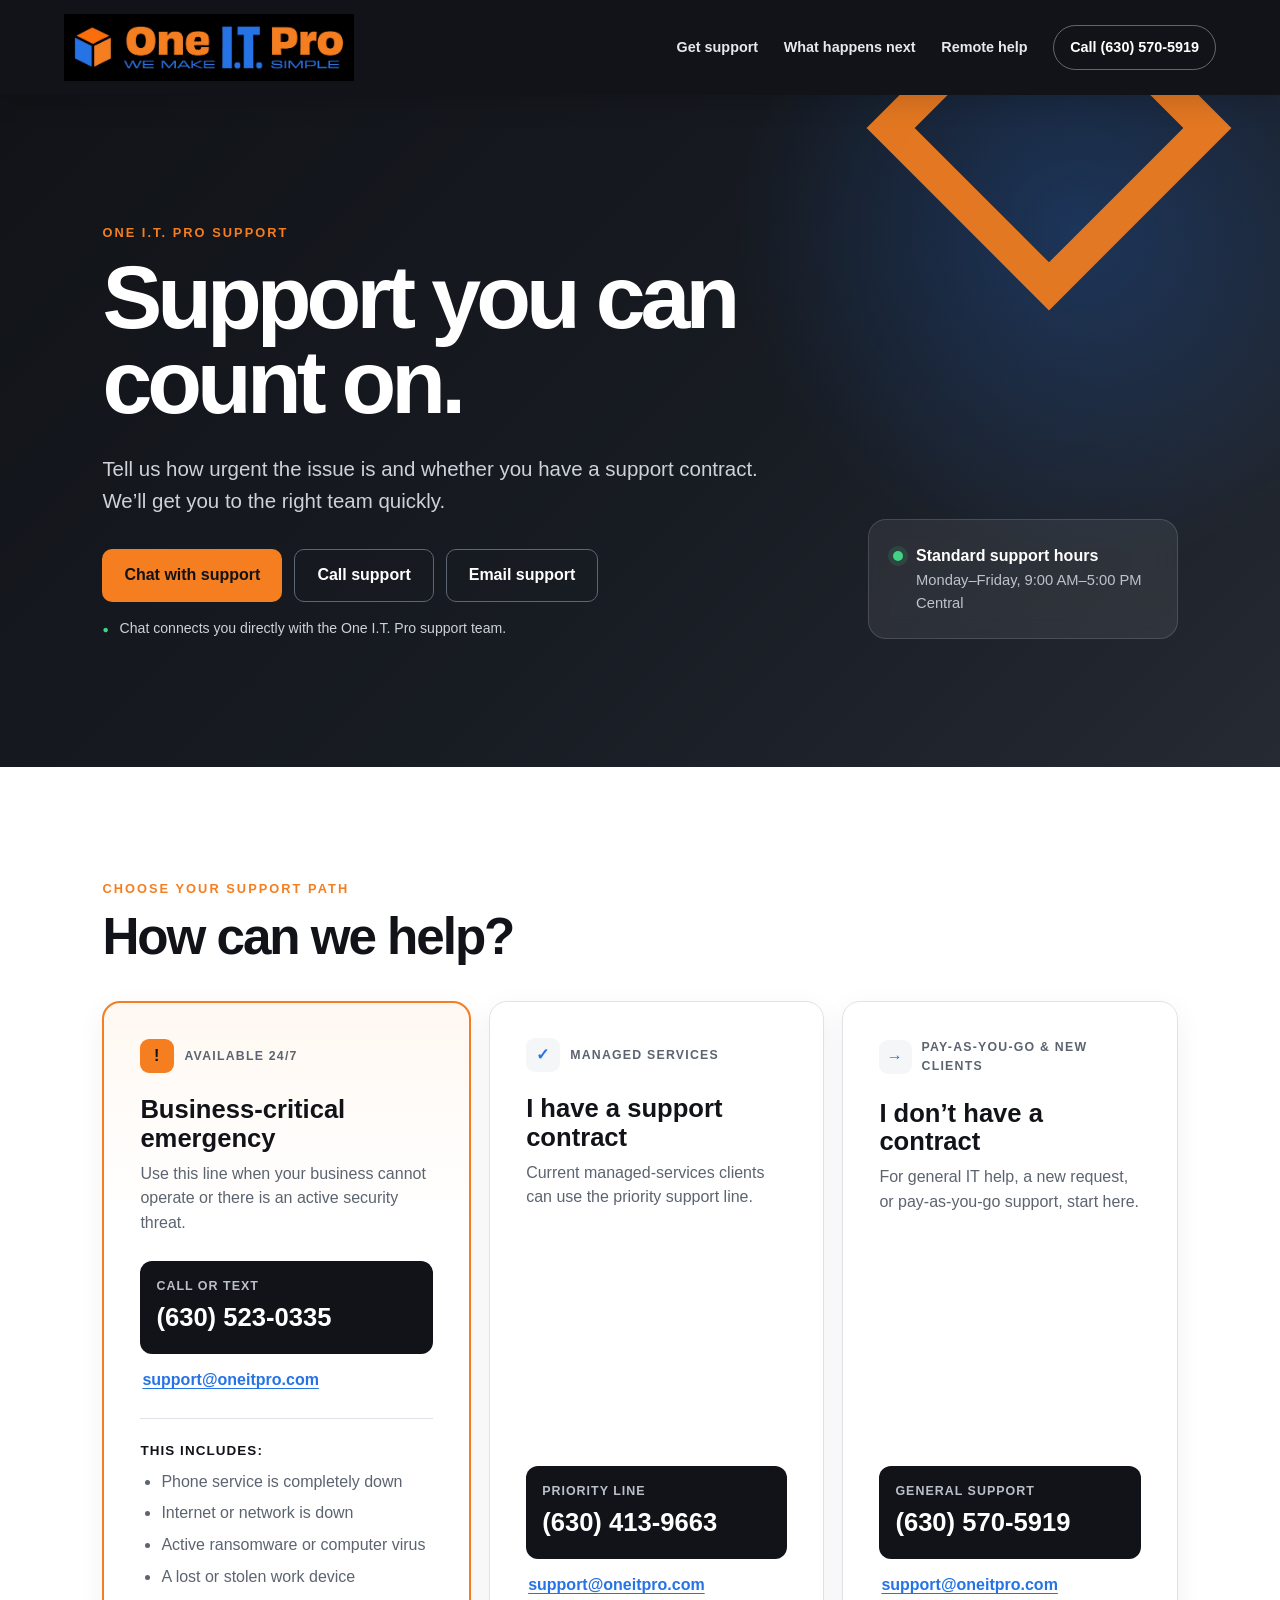
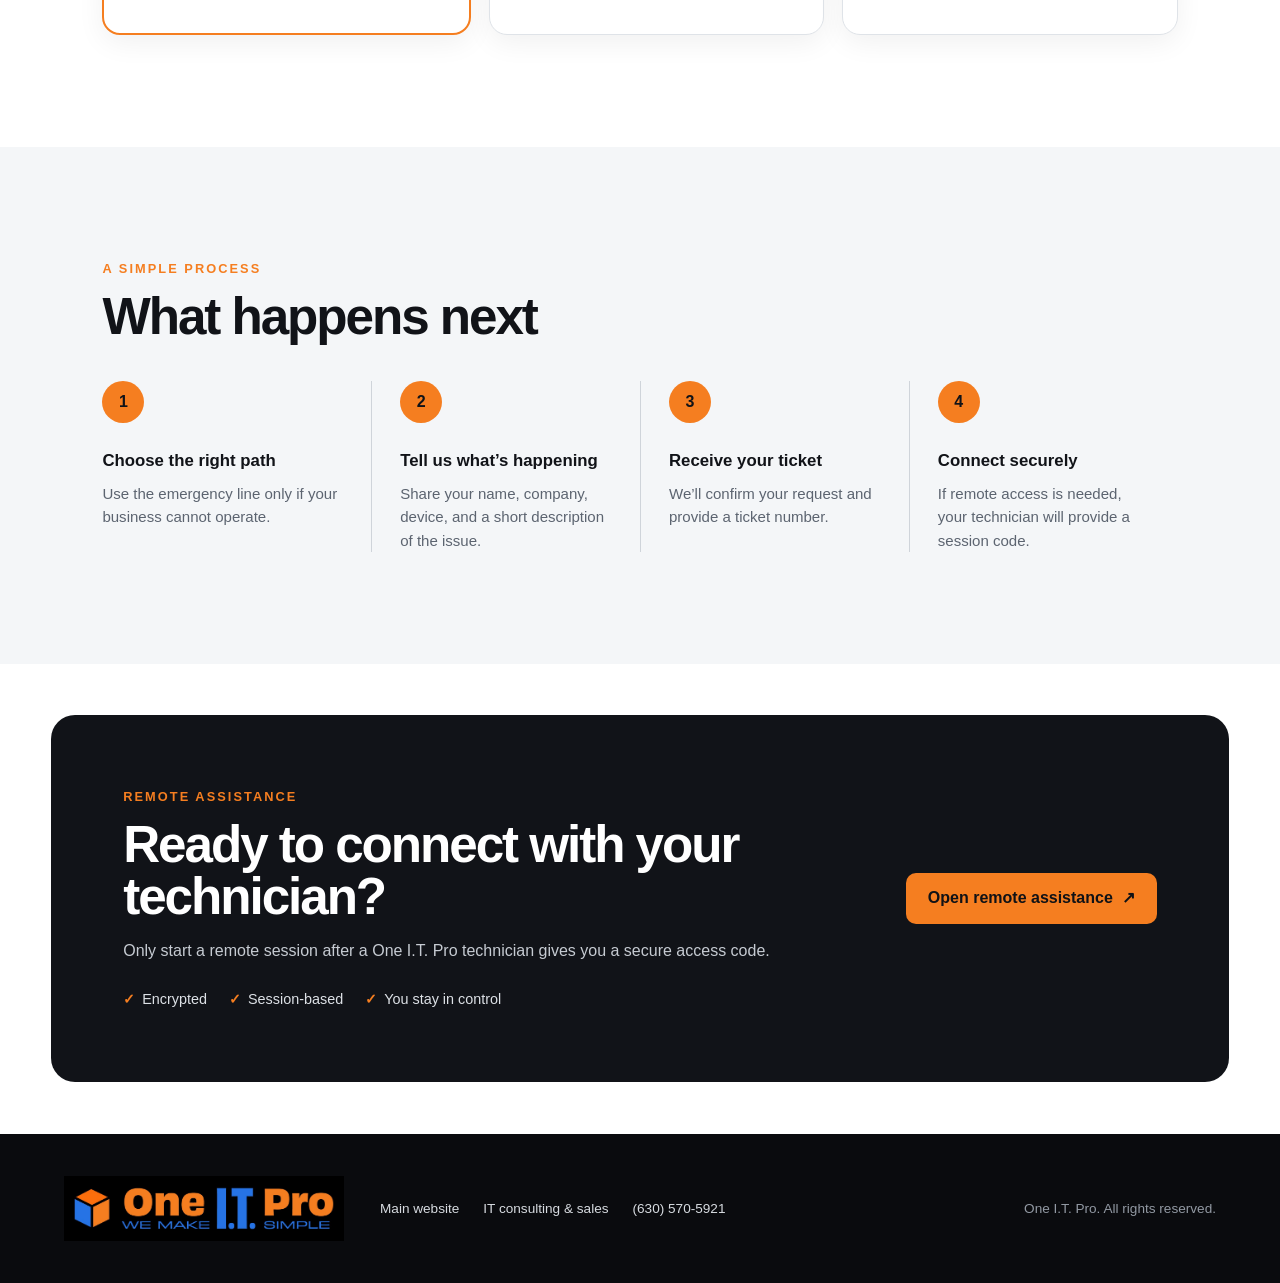
<file: index.html>
<!doctype html>
<html lang="en">
<head>
  <meta charset="utf-8">
  <meta name="viewport" content="width=device-width, initial-scale=1">
  <meta name="theme-color" content="#111318">
  <meta name="description" content="Contact One I.T. Pro support, choose the right support path, and connect with a technician.">
  <title>Support | One I.T. Pro</title>
  <link rel="canonical" href="https://support.oneitpro.com/">
  <meta property="og:type" content="website">
  <meta property="og:url" content="https://support.oneitpro.com/">
  <meta property="og:title" content="One I.T. Pro Support">
  <meta property="og:description" content="Technical support for existing One I.T. Pro customers. Choose the right support path and connect with a technician.">
  <meta property="og:image" content="https://support.oneitpro.com/social-share-support-1200x630.png">
  <meta property="og:image:width" content="1200">
  <meta property="og:image:height" content="630">
  <meta property="og:image:alt" content="One I.T. Pro Support social card">
  <meta name="twitter:card" content="summary_large_image">
  <meta name="twitter:title" content="One I.T. Pro Support">
  <meta name="twitter:description" content="Technical support for existing One I.T. Pro customers.">
  <meta name="twitter:image" content="https://support.oneitpro.com/social-share-support-1200x630.png">
  <link rel="stylesheet" href="responsive.css">
  <!-- Google Analytics 4 -->
  <script async src="https://www.googletagmanager.com/gtag/js?id=G-NL5WW50H36"></script>
  <script>
    window.dataLayer = window.dataLayer || [];
    function gtag() { dataLayer.push(arguments); }
    gtag('js', new Date());
    gtag('config', 'G-NL5WW50H36');
  </script>
</head>
<body class="support-home">
  <header class="site-header">
    <a class="brand" href="https://www.oneitpro.com" aria-label="One I.T. Pro home"><img src="logo_dark.png" alt="One I.T. Pro — We Make I.T. Simple"></a>
    <nav class="site-nav" aria-label="Support navigation">
      <a href="#support-options">Get support</a><a href="#what-happens">What happens next</a><a href="#remote-help">Remote help</a><a class="nav-phone" href="tel:+16305705919">Call (630) 570-5919</a>
    </nav>
  </header>
  <main>
    <section class="support-hero" aria-labelledby="support-heading">
      <div class="hero-copy">
        <p class="eyebrow">One I.T. Pro Support</p>
        <h1 id="support-heading">Support you can count on.</h1>
        <p class="hero-intro">Tell us how urgent the issue is and whether you have a support contract. We’ll get you to the right team quickly.</p>
        <div class="hero-actions"><button class="button button-primary chat-button" type="button" data-open-chat>Chat with support</button><a class="button button-secondary" href="tel:+16305705919">Call support</a><a class="button button-secondary" href="mailto:support@oneitpro.com">Email support</a></div>
        <p class="chat-note"><span aria-hidden="true">●</span> Chat connects you directly with the One I.T. Pro support team.</p>
      </div>
      <aside class="hours-card" aria-label="Support hours"><span class="status-dot" aria-hidden="true"></span><div><strong>Standard support hours</strong><span>Monday–Friday, 9:00 AM–5:00 PM Central</span></div></aside>
    </section>
    <section class="support-section" id="support-options" aria-labelledby="choose-heading">
      <div class="section-heading"><p class="eyebrow">Choose your support path</p><h2 id="choose-heading">How can we help?</h2></div>
      <div class="support-grid">
        <article class="support-option emergency-option">
          <div class="option-topline"><span class="option-icon" aria-hidden="true">!</span><span>Available 24/7</span></div><h3>Business-critical emergency</h3><p>Use this line when your business cannot operate or there is an active security threat.</p>
          <a class="contact-link" href="tel:+16305230335"><span>Call or text</span><strong>(630) 523-0335</strong></a><a class="email-link" href="mailto:support@oneitpro.com">support@oneitpro.com</a>
          <div class="qualifies"><h4>This includes:</h4><ul><li>Phone service is completely down</li><li>Internet or network is down</li><li>Active ransomware or computer virus</li><li>A lost or stolen work device</li></ul></div>
        </article>
        <article class="support-option contract-option">
          <div class="option-topline"><span class="option-icon" aria-hidden="true">✓</span><span>Managed services</span></div><h3>I have a support contract</h3><p>Current managed-services clients can use the priority support line.</p>
          <a class="contact-link" href="tel:+16304139663"><span>Priority line</span><strong>(630) 413-9663</strong></a><a class="email-link" href="mailto:support@oneitpro.com">support@oneitpro.com</a>
        </article>
        <article class="support-option general-option">
          <div class="option-topline"><span class="option-icon" aria-hidden="true">→</span><span>Pay-as-you-go &amp; new clients</span></div><h3>I don’t have a contract</h3><p>For general IT help, a new request, or pay-as-you-go support, start here.</p>
          <a class="contact-link" href="tel:+16305705919"><span>General support</span><strong>(630) 570-5919</strong></a><a class="email-link" href="mailto:support@oneitpro.com">support@oneitpro.com</a>
        </article>
      </div>
    </section>
    <section class="process-section" id="what-happens" aria-labelledby="process-heading">
      <div class="section-heading"><p class="eyebrow">A simple process</p><h2 id="process-heading">What happens next</h2></div>
      <ol class="process-list">
        <li><span>1</span><div><strong>Choose the right path</strong><p>Use the emergency line only if your business cannot operate.</p></div></li>
        <li><span>2</span><div><strong>Tell us what’s happening</strong><p>Share your name, company, device, and a short description of the issue.</p></div></li>
        <li><span>3</span><div><strong>Receive your ticket</strong><p>We’ll confirm your request and provide a ticket number.</p></div></li>
        <li><span>4</span><div><strong>Connect securely</strong><p>If remote access is needed, your technician will provide a session code.</p></div></li>
      </ol>
    </section>
    <section class="remote-section" id="remote-help" aria-labelledby="remote-heading">
      <div class="remote-copy"><p class="eyebrow">Remote assistance</p><h2 id="remote-heading">Ready to connect with your technician?</h2><p>Only start a remote session after a One I.T. Pro technician gives you a secure access code.</p><ul class="trust-list" aria-label="Remote connection features"><li>Encrypted</li><li>Session-based</li><li>You stay in control</li></ul></div>
      <a class="button button-primary remote-button" href="https://oneitpro.screenconnect.com" target="_blank" rel="noopener">Open remote assistance <span aria-hidden="true">↗</span></a>
    </section>
  </main>
  <footer class="site-footer"><img src="logo_dark.png" alt="One I.T. Pro"><div class="footer-links"><a href="https://www.oneitpro.com">Main website</a><a href="mailto:sales@oneitpro.com">IT consulting &amp; sales</a><a href="tel:+16305705921">(630) 570-5921</a></div><p>One I.T. Pro. All rights reserved.</p></footer>
  <script>
    (function (d, t) { var BASE_URL = "https://chat.oneitpro.com"; var g = d.createElement(t); var s = d.getElementsByTagName(t)[0]; g.src = BASE_URL + "/packs/js/sdk.js?v=20260904"; g.defer = true; g.async = true; s.parentNode.insertBefore(g, s); g.onload = function () { window.chatwootSDK.run({ websiteToken: "WPAgNXztaznkoJkcKtCdh1bS", baseUrl: BASE_URL }); }; })(document, "script");
    document.querySelectorAll("[data-open-chat]").forEach(function (button) {
      button.addEventListener("click", function () {
        if (window.$chatwoot) window.$chatwoot.toggle("open");
      });
    });
  </script>
</body>
</html>
</file>
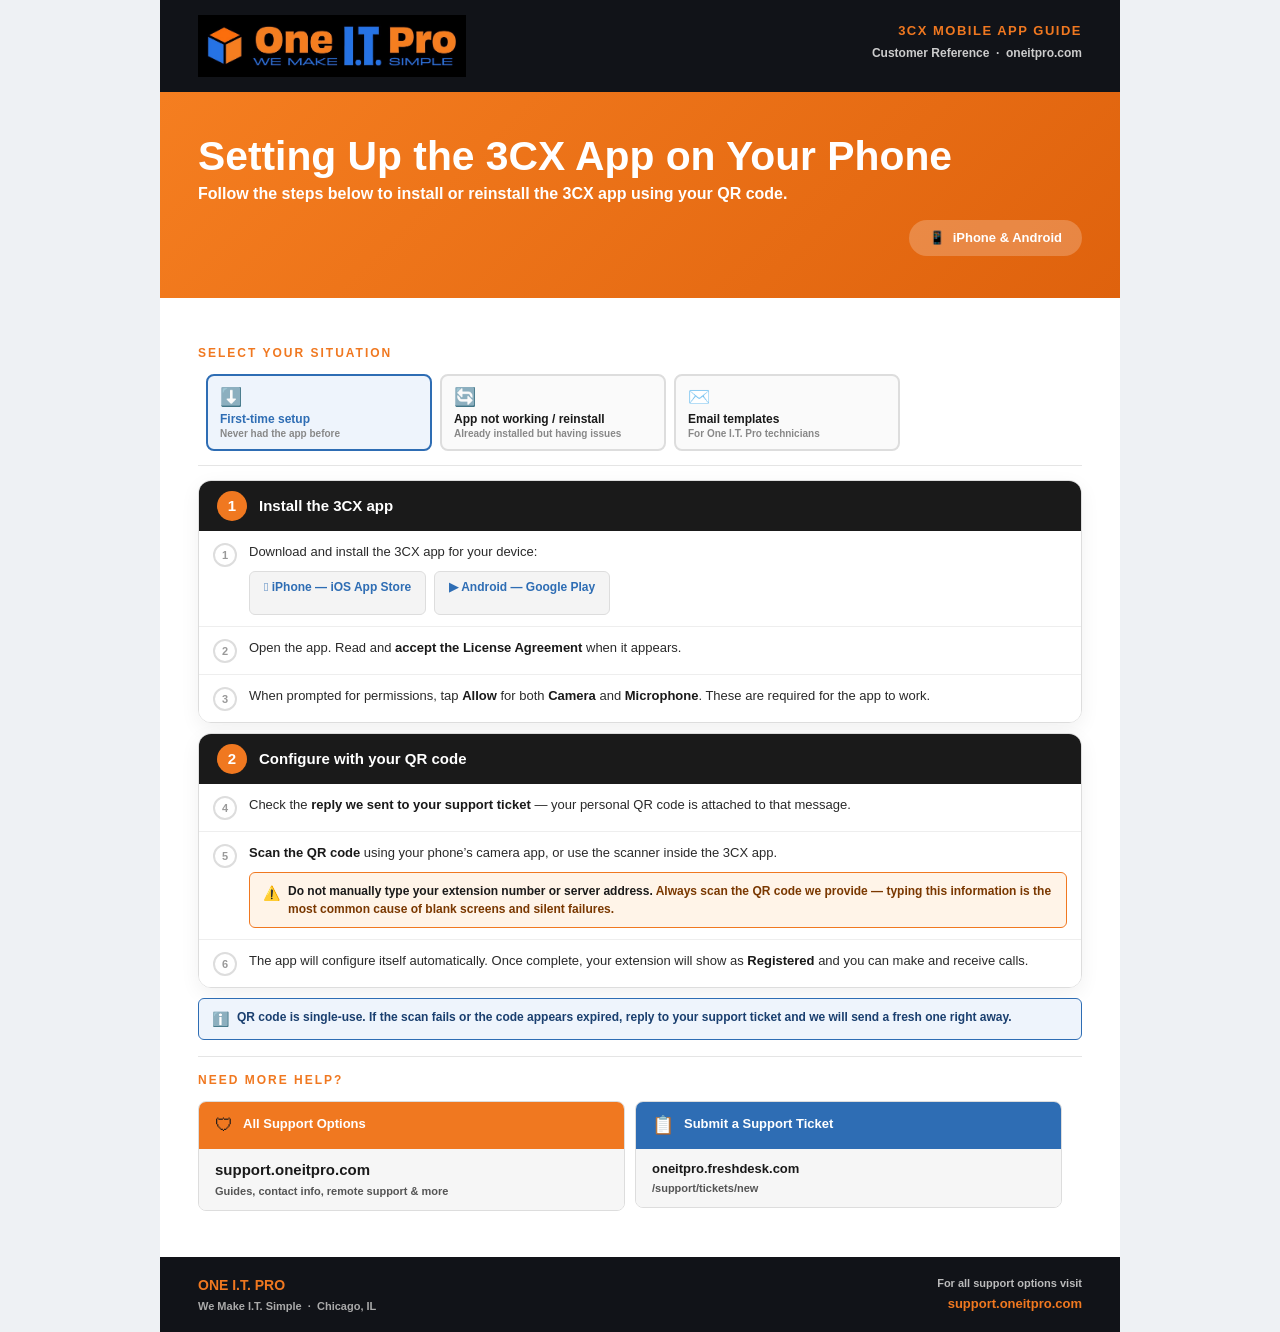
<file: 3cx_guide.html>
<!DOCTYPE html>
<html lang="en">
<head>
<meta charset="UTF-8">
<meta name="viewport" content="width=device-width, initial-scale=1.0">
<title>One I.T. Pro &ndash; 3CX Mobile App Setup</title>
<style>

/* ── RESET ── */
* { box-sizing: border-box; margin: 0; padding: 0; }
.clearfix { clear: both; }

body {
  font-family: Arial, Helvetica, sans-serif;
  background: #ffffff;
  color: #1a1a1a;
  font-size: 15px;
  line-height: 1.5;
  max-width: 770px; width: 100%; margin: 0 auto;
}

/* ════════════════════════════════
   HEADER
════════════════════════════════ */
.header {
  background: #1a1a1a;
  padding: 11px 30px;
  overflow: hidden;
}
.header-logo { float: left; }
.header-logo img { height: 50px; display: block; }
.header-info { float: right; text-align: right; padding-top: 6px; }
.header-info .doc-title {
  color: #F07820;
  font-size: 13px;
  font-weight: 800;
  letter-spacing: 1.5px;
  text-transform: uppercase;
}
.header-info .doc-sub {
  color: #cccccc;
  font-size: 12px;
  font-weight: 600;
  margin-top: 3px;
}

/* ════════════════════════════════
   HERO
════════════════════════════════ */
.hero {
  background: #F07820;
  padding: 12px 30px;
  overflow: hidden;
}
.hero-left { float: left; }
.hero-left h1 { font-size: 24px; font-weight: 900; color: #ffffff; }
.hero-left p  { font-size: 14px; font-weight: 600; color: #ffffff; margin-top: 4px; }
.hero-right { float: right; padding-top: 14px; }
.hero-badge {
  background: rgba(255,255,255,0.22);
  border-radius: 22px;
  padding: 8px 20px;
  font-size: 13px;
  font-weight: 800;
  color: #ffffff;
  white-space: nowrap;
}

/* ════════════════════════════════
   CONTENT
════════════════════════════════ */
.content { padding: 14px 30px 12px; }

/* ════════════════════════════════
   SECTION LABEL
════════════════════════════════ */
.section-label {
  font-size: 12px;
  font-weight: 800;
  letter-spacing: 2px;
  text-transform: uppercase;
  color: #F07820;
  margin-bottom: 12px;
}

/* ════════════════════════════════
   DIVIDER
════════════════════════════════ */
.divider { height: 1px; background: #e5e5e5; margin: 0 0 14px; }

/* ════════════════════════════════
   SCENARIO TABS
════════════════════════════════ */
.tab-table { width: 710px; table-layout: fixed; border-collapse: separate; border-spacing: 8px 0; margin: 0 0 14px; }
.tab-td { width: 226px; vertical-align: top; padding: 0; }
.tab-btn {
  display: block;
  width: 226px;
  border: 2px solid #dddddd;
  border-radius: 8px;
  padding: 10px 12px;
  cursor: pointer;
  background: #fafafa;
  text-align: left;
  font-family: Arial, Helvetica, sans-serif;
}
.tab-btn:hover { border-color: #2E6DB4; }
.tab-btn.active { border-color: #2E6DB4; background: #eef4fc; }
.tab-btn .tb-icon { font-size: 18px; display: block; margin-bottom: 4px; }
.tab-btn .tb-title { font-size: 12px; font-weight: 800; color: #1a1a1a; display: block; }
.tab-btn.active .tb-title { color: #2E6DB4; }
.tab-btn .tb-desc  { font-size: 10px; font-weight: 600; color: #888888; display: block; margin-top: 2px; }

/* ════════════════════════════════
   TAB PANELS
════════════════════════════════ */
.tab-panel { display: none; }
.tab-panel.active { display: block; }

/* ════════════════════════════════
   STEP CARD
════════════════════════════════ */
.step-card {
  border: 1px solid #dddddd;
  border-radius: 8px;
  overflow: hidden;
  margin-bottom: 10px;
}
.step-card-hdr {
  background: #1a1a1a;
  padding: 10px 18px;
  overflow: hidden;
}
.step-card-num {
  float: left;
  width: 30px; height: 30px;
  border-radius: 50%;
  background: #F07820;
  color: #fff;
  font-size: 15px;
  font-weight: 900;
  text-align: center;
  line-height: 30px;
  margin-right: 12px;
}
.step-card-title {
  overflow: hidden;
  padding-top: 4px;
  font-size: 15px;
  font-weight: 800;
  color: #ffffff;
}
.step-card-body { background: #f6f6f6; padding: 0; }

/* ── Instruction rows ── */
.instr-row {
  background: #ffffff;
  border-bottom: 1px solid #eeeeee;
  padding: 11px 14px;
  overflow: hidden;
}
.instr-row:last-child { border-bottom: none; }
.instr-num {
  float: left;
  width: 24px; height: 24px;
  border-radius: 50%;
  border: 2px solid #dddddd;
  color: #999999;
  font-size: 11px;
  font-weight: 800;
  text-align: center;
  line-height: 20px;
  margin-right: 12px;
  margin-top: 1px;
  flex-shrink: 0;
}
.instr-body {
  overflow: hidden;
  font-size: 13px;
  color: #2a2a2a;
  line-height: 1.55;
}
.instr-body strong { font-weight: 800; color: #1a1a1a; }
.instr-body em { font-style: italic; }

/* ── Store buttons ── */
.store-links { overflow: hidden; margin-top: 9px; }
.store-btn {
  float: left;
  margin-right: 8px;
  display: inline-block;
  padding: 6px 14px;
  border-radius: 6px;
  border: 1px solid #dddddd;
  background: #f4f4f4;
  font-size: 12px;
  font-weight: 800;
  color: #2E6DB4;
  text-decoration: none;
}
.store-btn:hover { background: #eef4fc; }

/* ── Callout boxes ── */
.callout {
  border-radius: 6px;
  padding: 9px 13px;
  margin-top: 9px;
  font-size: 12px;
  font-weight: 600;
  overflow: hidden;
  line-height: 1.5;
}
.callout-warn   { background: #fff4e8; border: 1px solid #F07820; color: #7a3800; }
.callout-info   { background: #eef4fc; border: 1px solid #2E6DB4; color: #1a3f6f; }
.callout-icon   { float: left; font-size: 14px; margin-right: 8px; margin-top: 1px; }
.callout-text   { overflow: hidden; }
.callout strong { font-weight: 900; }

/* ════════════════════════════════
   EMAIL TEMPLATE BLOCK
════════════════════════════════ */
.email-card {
  border: 1px solid #dddddd;
  border-radius: 8px;
  overflow: hidden;
  margin-bottom: 12px;
}
.email-card-hdr {
  background: #2E6DB4;
  padding: 10px 18px;
  overflow: hidden;
}
.email-card-hdr .ec-icon { float: left; font-size: 18px; margin-right: 10px; padding-top: 1px; }
.email-card-hdr .ec-title { overflow: hidden; font-size: 14px; font-weight: 800; color: #ffffff; padding-top: 2px; }
.copy-btn {
  float: right;
  padding: 4px 12px;
  border-radius: 5px;
  border: 1px solid rgba(255,255,255,0.4);
  background: rgba(255,255,255,0.15);
  color: #ffffff;
  font-size: 11px;
  font-weight: 800;
  cursor: pointer;
  font-family: Arial, Helvetica, sans-serif;
  margin-top: 1px;
}
.copy-btn:hover { background: rgba(255,255,255,0.28); }
.copy-btn.copied { background: rgba(255,255,255,0.35); }
.email-body {
  background: #f9f9f9;
  padding: 14px 18px;
  font-family: "Courier New", Courier, monospace;
  font-size: 12px;
  line-height: 1.7;
  color: #2a2a2a;
  white-space: pre-wrap;
  word-break: break-word;
}

/* ════════════════════════════════
   FOOTER
════════════════════════════════ */
.footer {
  background: #1a1a1a;
  padding: 10px 30px;
  overflow: hidden;
}
.footer-left { float: left; }
.footer-brand { color: #F07820; font-size: 14px; font-weight: 900; }
.footer-sub   { color: #aaaaaa; font-size: 11px; font-weight: 600; margin-top: 2px; }
.footer-right { float: right; text-align: right; }
.footer-support-label { color: #bbbbbb; font-size: 11px; font-weight: 600; margin-bottom: 3px; }
.footer-url   { color: #F07820; font-size: 13px; font-weight: 800; }
.footer-url a { color: #F07820; text-decoration: none; }

</style>
<link rel="stylesheet" href="responsive.css">
  <!-- Google Analytics 4 -->
  <script async src="https://www.googletagmanager.com/gtag/js?id=G-NL5WW50H36"></script>
  <script>
    window.dataLayer = window.dataLayer || [];
    function gtag() { dataLayer.push(arguments); }
    gtag('js', new Date());
    gtag('config', 'G-NL5WW50H36');
  </script>
</head>
<body>

<!-- ══ HEADER ══ -->
<div class="header">
  <div class="header-logo">
    <img src="[data-uri]" alt="One I.T. Pro">
  </div>
  <div class="header-info">
    <div class="doc-title">3CX Mobile App Guide</div>
    <div class="doc-sub">Customer Reference &nbsp;&middot;&nbsp; oneitpro.com</div>
  </div>
  <div class="clearfix"></div>
</div>

<!-- ══ HERO ══ -->
<div class="hero">
  <div class="hero-left">
    <h1>Setting Up the 3CX App on Your Phone</h1>
    <p>Follow the steps below to install or reinstall the 3CX app using your QR code.</p>
  </div>
  <div class="hero-right">
    <div class="hero-badge">&#128241;&nbsp; iPhone &amp; Android</div>
  </div>
  <div class="clearfix"></div>
</div>

<!-- ══ CONTENT ══ -->
<div class="content">

  <!-- SCENARIO SELECTOR -->
  <div class="section-label">Select Your Situation</div>
  <table class="tab-table">
    <tr>
      <td class="tab-td">
        <button class="tab-btn active" onclick="switchTab('new', this)">
          <span class="tb-icon">&#11015;&#65039;</span>
          <span class="tb-title">First-time setup</span>
          <span class="tb-desc">Never had the app before</span>
        </button>
      </td>
      <td class="tab-td">
        <button class="tab-btn" onclick="switchTab('reinstall', this)">
          <span class="tb-icon">&#128260;</span>
          <span class="tb-title">App not working / reinstall</span>
          <span class="tb-desc">Already installed but having issues</span>
        </button>
      </td>
      <td class="tab-td">
        <button class="tab-btn" onclick="switchTab('email', this)">
          <span class="tb-icon">&#9993;&#65039;</span>
          <span class="tb-title">Email templates</span>
          <span class="tb-desc">For One I.T. Pro technicians</span>
        </button>
      </td>
    </tr>
  </table>

  <div class="divider"></div>

  <!-- ══════════════ FIRST-TIME SETUP ══════════════ -->
  <div id="tab-new" class="tab-panel active">

    <!-- STEP 1 -->
    <div class="step-card">
      <div class="step-card-hdr">
        <div class="step-card-num">1</div>
        <div class="step-card-title">Install the 3CX app</div>
        <div class="clearfix"></div>
      </div>
      <div class="step-card-body">
        <div class="instr-row">
          <div class="instr-num">1</div>
          <div class="instr-body">
            Download and install the 3CX app for your device:
            <div class="store-links">
              <a class="store-btn" href="https://apps.apple.com/us/app/3cx/id992045982" target="_blank">&#63743; iPhone &mdash; iOS App Store</a>
              <a class="store-btn" href="https://play.google.com/store/apps/details?id=com.tcx.sipphone14" target="_blank">&#9654; Android &mdash; Google Play</a>
              <div class="clearfix"></div>
            </div>
          </div>
          <div class="clearfix"></div>
        </div>
        <div class="instr-row">
          <div class="instr-num">2</div>
          <div class="instr-body">Open the app. Read and <strong>accept the License Agreement</strong> when it appears.</div>
          <div class="clearfix"></div>
        </div>
        <div class="instr-row">
          <div class="instr-num">3</div>
          <div class="instr-body">When prompted for permissions, tap <strong>Allow</strong> for both <strong>Camera</strong> and <strong>Microphone</strong>. These are required for the app to work.</div>
          <div class="clearfix"></div>
        </div>
      </div>
    </div>

    <!-- STEP 2 -->
    <div class="step-card">
      <div class="step-card-hdr">
        <div class="step-card-num">2</div>
        <div class="step-card-title">Configure with your QR code</div>
        <div class="clearfix"></div>
      </div>
      <div class="step-card-body">
        <div class="instr-row">
          <div class="instr-num">4</div>
          <div class="instr-body">Check the <strong>reply we sent to your support ticket</strong> &mdash; your personal QR code is attached to that message.</div>
          <div class="clearfix"></div>
        </div>
        <div class="instr-row">
          <div class="instr-num">5</div>
          <div class="instr-body">
            <strong>Scan the QR code</strong> using your phone&rsquo;s camera app, or use the scanner inside the 3CX app.
            <div class="callout callout-warn">
              <div class="callout-icon">&#9888;&#65039;</div>
              <div class="callout-text"><strong>Do not manually type your extension number or server address.</strong> Always scan the QR code we provide &mdash; typing this information is the most common cause of blank screens and silent failures.</div>
              <div class="clearfix"></div>
            </div>
          </div>
          <div class="clearfix"></div>
        </div>
        <div class="instr-row">
          <div class="instr-num">6</div>
          <div class="instr-body">The app will configure itself automatically. Once complete, your extension will show as <strong>Registered</strong> and you can make and receive calls.</div>
          <div class="clearfix"></div>
        </div>
      </div>
    </div>

    <div class="callout callout-info">
      <div class="callout-icon">&#8505;&#65039;</div>
      <div class="callout-text"><strong>QR code is single-use.</strong> If the scan fails or the code appears expired, reply to your support ticket and we will send a fresh one right away.</div>
      <div class="clearfix"></div>
    </div>

  </div><!-- /tab-new -->

  <!-- ══════════════ REINSTALL ══════════════ -->
  <div id="tab-reinstall" class="tab-panel">

    <div class="callout callout-info" style="margin-bottom:12px;">
      <div class="callout-icon">&#8505;&#65039;</div>
      <div class="callout-text"><strong>Calls not connecting, blank screen, or login errors?</strong> Follow these steps in order &mdash; a clean reinstall resolves most issues.</div>
      <div class="clearfix"></div>
    </div>

    <!-- STEP 1 -->
    <div class="step-card">
      <div class="step-card-hdr">
        <div class="step-card-num">1</div>
        <div class="step-card-title">Remove the existing app</div>
        <div class="clearfix"></div>
      </div>
      <div class="step-card-body">
        <div class="instr-row">
          <div class="instr-num">1</div>
          <div class="instr-body">
            <strong>Delete the 3CX app</strong> completely from your phone.<br>
            <strong>iPhone:</strong> Press and hold the app icon &rarr; <em>Remove App</em> &rarr; <em>Delete App.</em><br>
            <strong>Android:</strong> Press and hold the app icon &rarr; <em>Uninstall.</em>
          </div>
          <div class="clearfix"></div>
        </div>
        <div class="instr-row">
          <div class="instr-num">2</div>
          <div class="instr-body"><strong>Restart your phone</strong> &mdash; fully power it off, then back on. This clears cached configuration that causes silent failures.</div>
          <div class="clearfix"></div>
        </div>
      </div>
    </div>

    <!-- STEP 2 -->
    <div class="step-card">
      <div class="step-card-hdr">
        <div class="step-card-num">2</div>
        <div class="step-card-title">Reinstall and configure</div>
        <div class="clearfix"></div>
      </div>
      <div class="step-card-body">
        <div class="instr-row">
          <div class="instr-num">3</div>
          <div class="instr-body">
            Reinstall the 3CX app for your device:
            <div class="store-links">
              <a class="store-btn" href="https://apps.apple.com/us/app/3cx/id992045982" target="_blank">&#63743; iPhone &mdash; iOS App Store</a>
              <a class="store-btn" href="https://play.google.com/store/apps/details?id=com.tcx.sipphone14" target="_blank">&#9654; Android &mdash; Google Play</a>
              <div class="clearfix"></div>
            </div>
          </div>
          <div class="clearfix"></div>
        </div>
        <div class="instr-row">
          <div class="instr-num">4</div>
          <div class="instr-body">Open the app. Read and <strong>accept the License Agreement</strong>, then allow <strong>Camera</strong> and <strong>Microphone</strong> permissions.</div>
          <div class="clearfix"></div>
        </div>
        <div class="instr-row">
          <div class="instr-num">5</div>
          <div class="instr-body">
            <strong>Scan the QR code</strong> we attached to your support ticket reply using your phone&rsquo;s camera or the 3CX app scanner.
            <div class="callout callout-warn">
              <div class="callout-icon">&#9888;&#65039;</div>
              <div class="callout-text"><strong>Do not manually type your extension number or server address.</strong> Always scan the QR code we provide &mdash; typing this information is the most common cause of blank screens and silent failures.</div>
              <div class="clearfix"></div>
            </div>
          </div>
          <div class="clearfix"></div>
        </div>
        <div class="instr-row">
          <div class="instr-num">6</div>
          <div class="instr-body">Your extension will register automatically. Test by placing a call or asking someone to call your extension.</div>
          <div class="clearfix"></div>
        </div>
      </div>
    </div>

    <div class="callout callout-info">
      <div class="callout-icon">&#8505;&#65039;</div>
      <div class="callout-text"><strong>QR code is single-use.</strong> If the code has already been scanned or has expired, reply to your support ticket and we will generate a new one.</div>
      <div class="clearfix"></div>
    </div>

  </div><!-- /tab-reinstall -->

  <!-- ══════════════ EMAIL TEMPLATES ══════════════ -->
  <div id="tab-email" class="tab-panel">

    <!-- First-time -->
    <div class="email-card">
      <div class="email-card-hdr">
        <div class="ec-icon">&#11015;&#65039;</div>
        <button class="copy-btn" onclick="copyEmail('email-new', this)">&#128203; Copy</button>
        <div class="ec-title">Template &mdash; First-time setup</div>
        <div class="clearfix"></div>
      </div>
      <pre class="email-body" id="email-new">Hi [Name],

Thanks for reaching out! Here are the steps to get your 3CX app set up on your phone:

1. Install the 3CX app:
   - iPhone:  https://apps.apple.com/us/app/3cx/id992045982
   - Android: https://play.google.com/store/apps/details?id=com.tcx.sipphone14

2. Open the app, accept the License Agreement, and allow Camera and Microphone
   permissions when prompted.

3. Scan the QR code attached to this email using your phone's camera or the
   3CX app scanner. Do not type anything -- just point your camera at the code.

IMPORTANT: Do NOT manually enter your extension number or server address.
Always scan the QR code we provide. Manually typing this information is the
most common cause of blank screens or silent failures.

Once configured, your extension should show as Registered and you will be able
to make and receive calls. Please reply and let us know how it goes!

Thank you,
[Your Name]
One I.T. Pro Support

For all support options: https://support.oneitpro.com
Submit a ticket online:  https://oneitpro.freshdesk.com/support/tickets/new</pre>
    </div>

    <!-- Reinstall -->
    <div class="email-card">
      <div class="email-card-hdr">
        <div class="ec-icon">&#128260;</div>
        <button class="copy-btn" onclick="copyEmail('email-reinstall', this)">&#128203; Copy</button>
        <div class="ec-title">Template &mdash; App not working / reinstall</div>
        <div class="clearfix"></div>
      </div>
      <pre class="email-body" id="email-reinstall">Hi [Name],

Thanks for letting us know. Let's get this resolved -- please follow these steps
carefully and in order:

1. Delete the 3CX app completely from your phone.
   - iPhone:  Hold app icon > Remove App > Delete App
   - Android: Hold app icon > Uninstall

2. Restart your phone (fully power off, then back on).

3. Reinstall the 3CX app:
   - iPhone:  https://apps.apple.com/us/app/3cx/id992045982
   - Android: https://play.google.com/store/apps/details?id=com.tcx.sipphone14

4. Open the app, accept the License Agreement, and allow Camera and Microphone
   permissions.

5. Scan the QR code attached to this email using your phone's camera or the
   3CX app scanner. Do not type anything -- just point your camera at the code.

IMPORTANT: Do NOT manually enter your extension number or server address.
Always scan the QR code we provide. Manually typing this information is the
most common cause of blank screens or silent failures.

Please reply and let us know your results and we will follow up from there.

Thank you,
[Your Name]
One I.T. Pro Support

For all support options: https://support.oneitpro.com
Submit a ticket online:  https://oneitpro.freshdesk.com/support/tickets/new</pre>
    </div>

    <div class="callout callout-info">
      <div class="callout-icon">&#128161;</div>
      <div class="callout-text"><strong>Tip for repeat tickets:</strong> If a customer has opened the same issue multiple times, consider a 5-minute ConnectWise remote session. A screen-share resolves it permanently more reliably than written steps alone.</div>
      <div class="clearfix"></div>
    </div>

  </div><!-- /tab-email -->

  <div class="divider" style="margin-top:16px;"></div>

  <!-- SUPPORT LINKS -->
  <div class="section-label">Need More Help?</div>
  <table style="width:100%; border-collapse:separate; border-spacing:10px 0; margin:0 -10px;">
    <tr>
      <td style="width:50%; vertical-align:top; padding:0;">
        <div style="border:1px solid #dddddd; border-radius:8px; overflow:hidden;">
          <div style="background:#F07820; padding:10px 16px; overflow:hidden;">
            <span style="float:left; font-size:18px; margin-right:10px;">&#128737;</span>
            <span style="overflow:hidden; display:block; font-size:13px; font-weight:800; color:#ffffff; padding-top:2px;">All Support Options</span>
            <div class="clearfix"></div>
          </div>
          <div style="background:#f6f6f6; padding:10px 16px;">
            <div style="font-size:15px; font-weight:900; color:#1a1a1a;">support.oneitpro.com</div>
            <div style="font-size:11px; font-weight:600; color:#555555; margin-top:2px;">Guides, contact info, remote support &amp; more</div>
          </div>
        </div>
      </td>
      <td style="width:50%; vertical-align:top; padding:0;">
        <div style="border:1px solid #dddddd; border-radius:8px; overflow:hidden;">
          <div style="background:#2E6DB4; padding:10px 16px; overflow:hidden;">
            <span style="float:left; font-size:18px; margin-right:10px;">&#128203;</span>
            <span style="overflow:hidden; display:block; font-size:13px; font-weight:800; color:#ffffff; padding-top:2px;">Submit a Support Ticket</span>
            <div class="clearfix"></div>
          </div>
          <div style="background:#f6f6f6; padding:10px 16px;">
            <div style="font-size:13px; font-weight:900; color:#1a1a1a;">oneitpro.freshdesk.com</div>
            <div style="font-size:11px; font-weight:600; color:#555555; margin-top:2px;">/support/tickets/new</div>
          </div>
        </div>
      </td>
    </tr>
  </table>

</div><!-- /content -->

<!-- ══ FOOTER ══ -->
<div class="footer">
  <div class="footer-left">
    <div class="footer-brand">ONE I.T. PRO</div>
    <div class="footer-sub">We Make I.T. Simple &nbsp;&middot;&nbsp; Chicago, IL</div>
  </div>
  <div class="footer-right">
    <div class="footer-support-label">For all support options visit</div>
    <div class="footer-url"><a href="https://support.oneitpro.com">support.oneitpro.com</a></div>
  </div>
  <div class="clearfix"></div>
</div>

<script>
function switchTab(name, btn) {
  document.querySelectorAll(".tab-panel").forEach(function(p){ p.classList.remove("active"); });
  document.querySelectorAll(".tab-btn").forEach(function(b){ b.classList.remove("active"); });
  document.getElementById("tab-" + name).classList.add("active");
  btn.classList.add("active");
}
function copyEmail(id, btn) {
  var text = document.getElementById(id).innerText;
  if (navigator.clipboard) {
    navigator.clipboard.writeText(text).then(function(){
      btn.textContent = "Copied!";
      btn.classList.add("copied");
      setTimeout(function(){ btn.textContent = "Copy"; btn.classList.remove("copied"); }, 2500);
    });
  } else {
    var el = document.getElementById(id);
    var r = document.createRange(); r.selectNode(el);
    window.getSelection().removeAllRanges();
    window.getSelection().addRange(r);
    document.execCommand("copy");
    window.getSelection().removeAllRanges();
    btn.textContent = "Copied!";
    btn.classList.add("copied");
    setTimeout(function(){ btn.textContent = "Copy"; btn.classList.remove("copied"); }, 2500);
  }
}
</script>
</body>
</html>
</file>
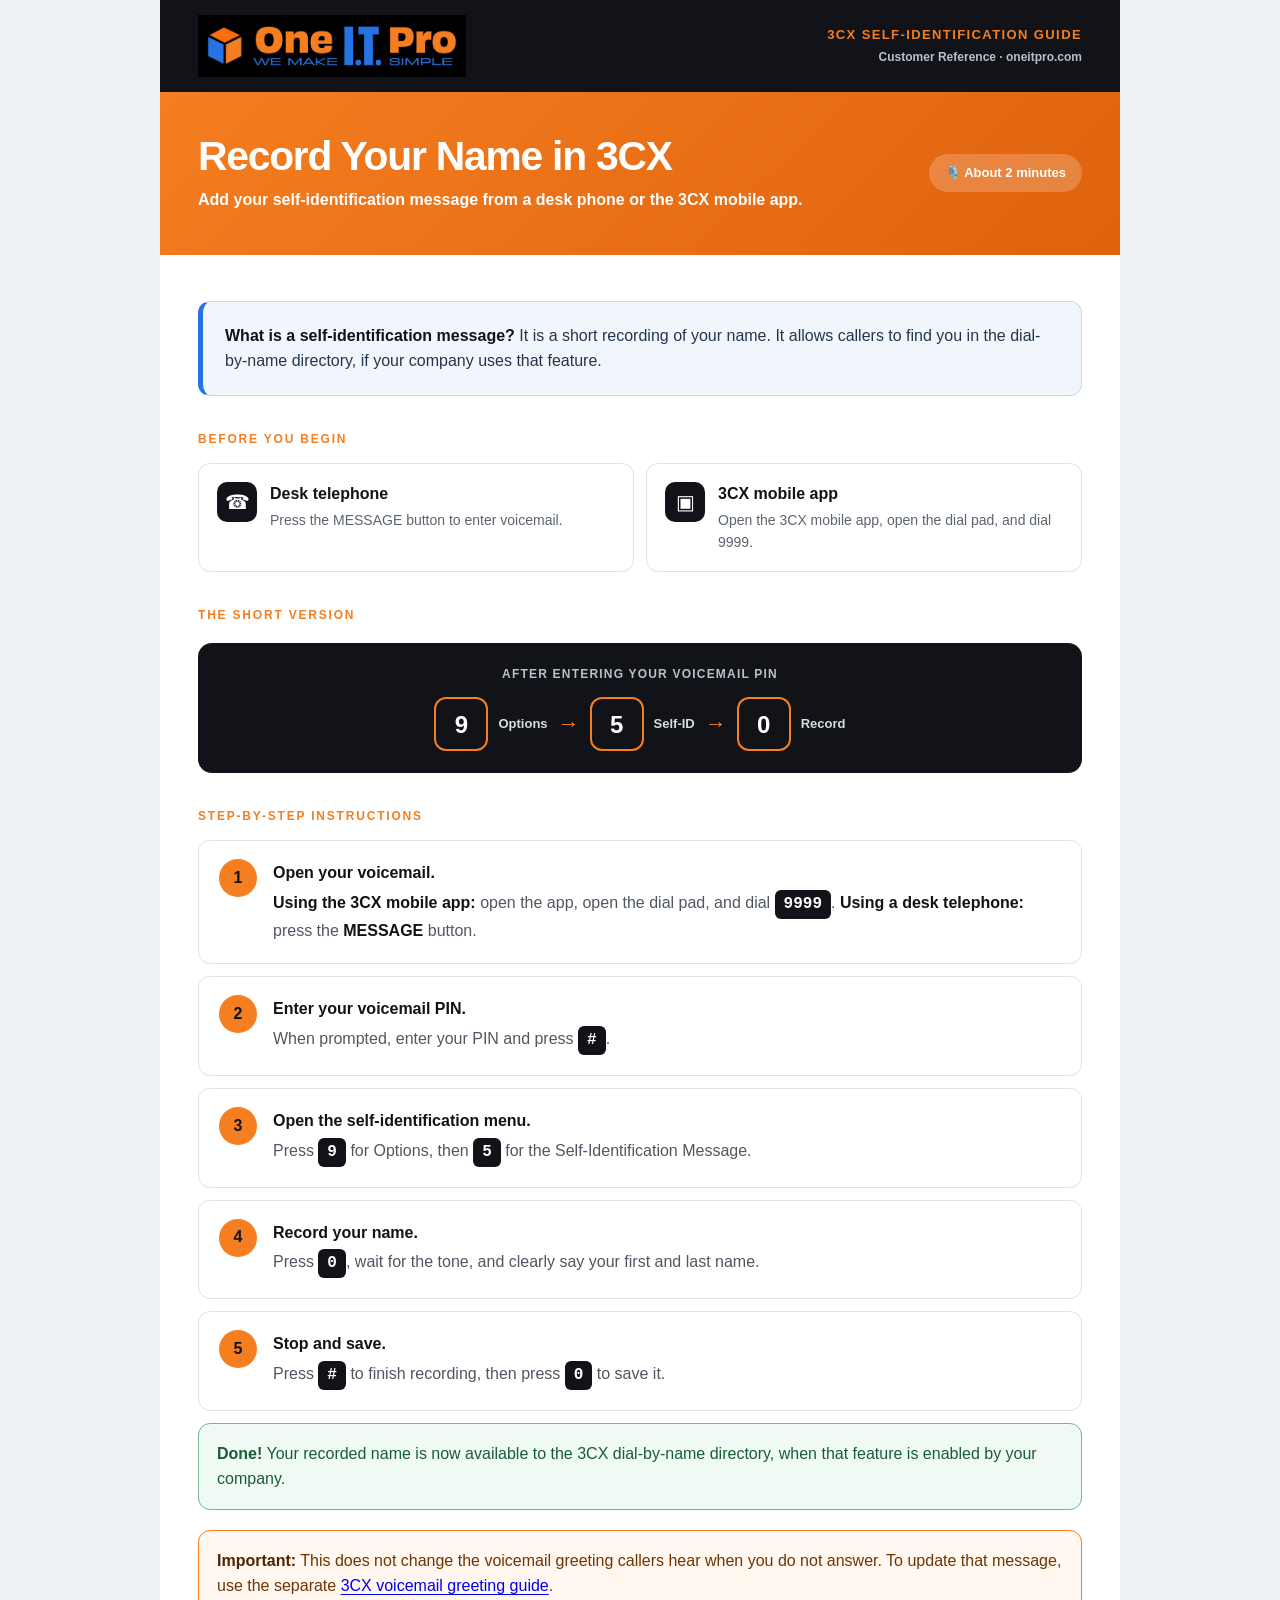
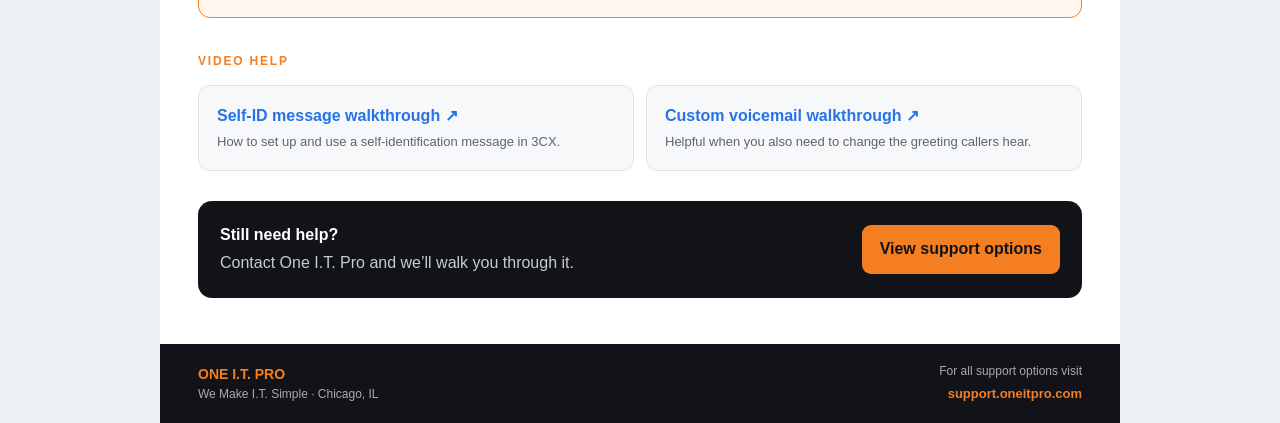
<file: 3cx_self_identification_guide.html>
<!DOCTYPE html>
<html lang="en">
<head>
  <meta charset="UTF-8">
  <meta name="viewport" content="width=device-width, initial-scale=1.0">
  <meta name="theme-color" content="#111318">
  <meta name="description" content="Easy steps for recording your name as a 3CX self-identification message from a desk phone or the 3CX mobile app.">
  <title>One I.T. Pro – 3CX Self-Identification Recording Guide</title>
  <style>
    * { box-sizing: border-box; margin: 0; padding: 0; }
    body { font-family: Arial, Helvetica, sans-serif; color: #1a1a1a; font-size: 16px; line-height: 1.55; }
    .header { background: #111318; padding: 15px 38px; display: flex; align-items: center; justify-content: space-between; gap: 28px; }
    .header-logo img { width: 275px; height: auto; display: block; }
    .header-info { text-align: right; }
    .doc-title { color: #f57e20; font-size: 13px; font-weight: 900; letter-spacing: 1.4px; text-transform: uppercase; }
    .doc-sub { color: #b9c0c9; font-size: 12px; font-weight: 700; margin-top: 3px; }
    .hero { background: linear-gradient(135deg, #f57e20, #df620d); padding: 38px; display: flex; align-items: center; justify-content: space-between; gap: 28px; }
    .hero h1 { color: #fff; font-size: clamp(2rem, 5vw, 3rem); line-height: 1.05; letter-spacing: -.03em; }
    .hero p { max-width: 660px; color: #fff; font-size: 1.05rem; font-weight: 700; margin-top: 10px; }
    .hero-badge { padding: 9px 16px; border-radius: 999px; background: rgba(255,255,255,.2); color: #fff; font-size: 13px; font-weight: 900; white-space: nowrap; }
    .content { padding: 38px; background: #fff; }
    .intro { padding: 22px; border: 1px solid #c8d8ed; border-left: 5px solid #2573e5; border-radius: 12px; background: #f1f6fd; color: #24364c; }
    .intro strong { color: #111318; }
    .section-label { margin: 34px 0 14px; color: #f57e20; font-size: 12px; font-weight: 900; letter-spacing: 1.8px; text-transform: uppercase; }
    .device-grid { display: grid; grid-template-columns: 1fr 1fr; gap: 12px; }
    .device-card { padding: 18px; border: 1px solid #dfe3e8; border-radius: 12px; background: #fff; display: flex; align-items: flex-start; gap: 13px; }
    .device-icon { width: 40px; height: 40px; border-radius: 10px; background: #111318; color: #fff; display: grid; place-items: center; font-size: 20px; flex: 0 0 auto; }
    .device-card strong, .device-card span { display: block; }
    .device-card span { color: #5c6470; font-size: 14px; margin-top: 3px; }
    .sequence { margin: 18px 0 26px; padding: 22px; border-radius: 14px; background: #111318; color: #fff; text-align: center; }
    .sequence-label { color: #b9c0c9; font-size: 12px; font-weight: 900; letter-spacing: 1.2px; text-transform: uppercase; }
    .key-flow { margin-top: 14px; display: flex; justify-content: center; align-items: center; flex-wrap: wrap; gap: 10px; }
    .key { min-width: 54px; height: 54px; padding: 0 12px; border: 2px solid #f57e20; border-radius: 12px; color: #fff; display: grid; place-items: center; font-size: 24px; font-weight: 900; }
    .arrow { color: #f57e20; font-size: 22px; font-weight: 900; }
    .key-text { color: #d8dce2; font-size: 13px; font-weight: 700; }
    .steps { list-style: none; counter-reset: step; display: grid; gap: 12px; }
    .steps li { counter-increment: step; padding: 20px 20px 20px 74px; border: 1px solid #dfe3e8; border-radius: 12px; position: relative; background: #fff; }
    .steps li::before { content: counter(step); position: absolute; left: 20px; top: 18px; width: 38px; height: 38px; border-radius: 50%; background: #f57e20; color: #111318; display: grid; place-items: center; font-weight: 900; }
    .steps strong { color: #111318; }
    .steps p { color: #4f5762; margin-top: 4px; }
    .dial-pill { display: inline-block; padding: 2px 9px; border-radius: 6px; background: #111318; color: #fff; font-family: "Courier New", monospace; font-weight: 900; }
    .important { margin-top: 20px; padding: 18px; border: 1px solid #f57e20; border-radius: 12px; background: #fff7f0; color: #703500; }
    .important strong { color: #4d2400; }
    .success { margin-top: 12px; padding: 18px; border: 1px solid #77b695; border-radius: 12px; background: #f0faf4; color: #1a5c3a; }
    .help-grid { display: grid; grid-template-columns: 1fr 1fr; gap: 12px; }
    .help-card { padding: 18px; border: 1px solid #dfe3e8; border-radius: 12px; background: #f7f8fa; text-decoration: none; }
    .help-card strong { display: block; color: #2573e5; }
    .help-card span { display: block; color: #5c6470; font-size: 13px; margin-top: 4px; }
    .support-box { margin-top: 30px; padding: 22px; border-radius: 14px; background: #111318; color: #fff; display: flex; justify-content: space-between; align-items: center; gap: 24px; }
    .support-box p { color: #c7ccd3; margin-top: 3px; }
    .support-button { padding: 12px 18px; border-radius: 9px; background: #f57e20; color: #111318; font-weight: 900; text-decoration: none; white-space: nowrap; }
    .footer { background: #111318; padding: 18px 38px; display: flex; align-items: center; justify-content: space-between; gap: 20px; }
    .footer-brand { color: #f57e20; font-size: 14px; font-weight: 900; }
    .footer-sub, .footer-support-label { color: #aaa; font-size: 12px; }
    .footer-right { text-align: right; }
    .footer-url a { color: #f57e20; font-size: 13px; font-weight: 900; text-decoration: none; }
    @media (max-width: 680px) {
      .header, .hero, .footer, .support-box { align-items: flex-start; flex-direction: column; }
      .header-info, .footer-right { text-align: left; }
      .header-logo img { width: min(275px, 76vw); }
      .hero, .content { padding: 26px 18px; }
      .hero-badge { white-space: normal; }
      .device-grid, .help-grid { grid-template-columns: 1fr; }
      .steps li { padding: 18px 16px 18px 66px; }
      .steps li::before { left: 15px; top: 16px; }
      .support-button { width: 100%; text-align: center; }
      .footer { padding: 20px 18px; }
    }
  </style>
  <link rel="stylesheet" href="responsive.css">
  <script async src="https://www.googletagmanager.com/gtag/js?id=G-NL5WW50H36"></script>
  <script>
    window.dataLayer = window.dataLayer || [];
    function gtag(){dataLayer.push(arguments);}
    gtag('js', new Date());
    gtag('config', 'G-NL5WW50H36');
  </script>
</head>
<body>
  <header class="header">
    <div class="header-logo"><img src="logo_dark.png" alt="One I.T. Pro"></div>
    <div class="header-info"><div class="doc-title">3CX Self-Identification Guide</div><div class="doc-sub">Customer Reference · oneitpro.com</div></div>
  </header>

  <section class="hero">
    <div class="hero-left"><h1>Record Your Name in 3CX</h1><p>Add your self-identification message from a desk phone or the 3CX mobile app.</p></div>
    <div class="hero-right"><div class="hero-badge">🎙️ About 2 minutes</div></div>
  </section>

  <main class="content">
    <div class="intro"><strong>What is a self-identification message?</strong> It is a short recording of your name. It allows callers to find you in the dial-by-name directory, if your company uses that feature.</div>

    <div class="section-label">Before You Begin</div>
    <div class="device-grid">
      <div class="device-card"><div class="device-icon">☎</div><div><strong>Desk telephone</strong><span>Press the MESSAGE button to enter voicemail.</span></div></div>
      <div class="device-card"><div class="device-icon">▣</div><div><strong>3CX mobile app</strong><span>Open the 3CX mobile app, open the dial pad, and dial 9999.</span></div></div>
    </div>

    <div class="section-label">The Short Version</div>
    <div class="sequence" aria-label="Menu sequence: 9, then 5, then 0">
      <div class="sequence-label">After entering your voicemail PIN</div>
      <div class="key-flow"><span class="key">9</span><span class="key-text">Options</span><span class="arrow">→</span><span class="key">5</span><span class="key-text">Self-ID</span><span class="arrow">→</span><span class="key">0</span><span class="key-text">Record</span></div>
    </div>

    <div class="section-label">Step-by-Step Instructions</div>
    <ol class="steps">
      <li><strong>Open your voicemail.</strong><p><strong>Using the 3CX mobile app:</strong> open the app, open the dial pad, and dial <span class="dial-pill">9999</span>. <strong>Using a desk telephone:</strong> press the <strong>MESSAGE</strong> button.</p></li>
      <li><strong>Enter your voicemail PIN.</strong><p>When prompted, enter your PIN and press <span class="dial-pill">#</span>.</p></li>
      <li><strong>Open the self-identification menu.</strong><p>Press <span class="dial-pill">9</span> for Options, then <span class="dial-pill">5</span> for the Self-Identification Message.</p></li>
      <li><strong>Record your name.</strong><p>Press <span class="dial-pill">0</span>, wait for the tone, and clearly say your first and last name.</p></li>
      <li><strong>Stop and save.</strong><p>Press <span class="dial-pill">#</span> to finish recording, then press <span class="dial-pill">0</span> to save it.</p></li>
    </ol>

    <div class="success"><strong>Done!</strong> Your recorded name is now available to the 3CX dial-by-name directory, when that feature is enabled by your company.</div>
    <div class="important"><strong>Important:</strong> This does not change the voicemail greeting callers hear when you do not answer. To update that message, use the separate <a href="https://support.oneitpro.com/3cx_voicemail_guide">3CX voicemail greeting guide</a>.</div>

    <div class="section-label">Video Help</div>
    <div class="help-grid">
      <a class="help-card" href="https://www.youtube.com/watch?v=Kvmsfu5KvLE" target="_blank" rel="noopener"><strong>Self-ID message walkthrough ↗</strong><span>How to set up and use a self-identification message in 3CX.</span></a>
      <a class="help-card" href="https://www.youtube.com/watch?v=Un7rGWx0TkQ" target="_blank" rel="noopener"><strong>Custom voicemail walkthrough ↗</strong><span>Helpful when you also need to change the greeting callers hear.</span></a>
    </div>

    <div class="support-box"><div><strong>Still need help?</strong><p>Contact One I.T. Pro and we’ll walk you through it.</p></div><a class="support-button" href="https://support.oneitpro.com">View support options</a></div>
  </main>

  <footer class="footer">
    <div class="footer-left"><div class="footer-brand">ONE I.T. PRO</div><div class="footer-sub">We Make I.T. Simple · Chicago, IL</div></div>
    <div class="footer-right"><div class="footer-support-label">For all support options visit</div><div class="footer-url"><a href="https://support.oneitpro.com">support.oneitpro.com</a></div></div>
  </footer>
</body>
</html>
</file>
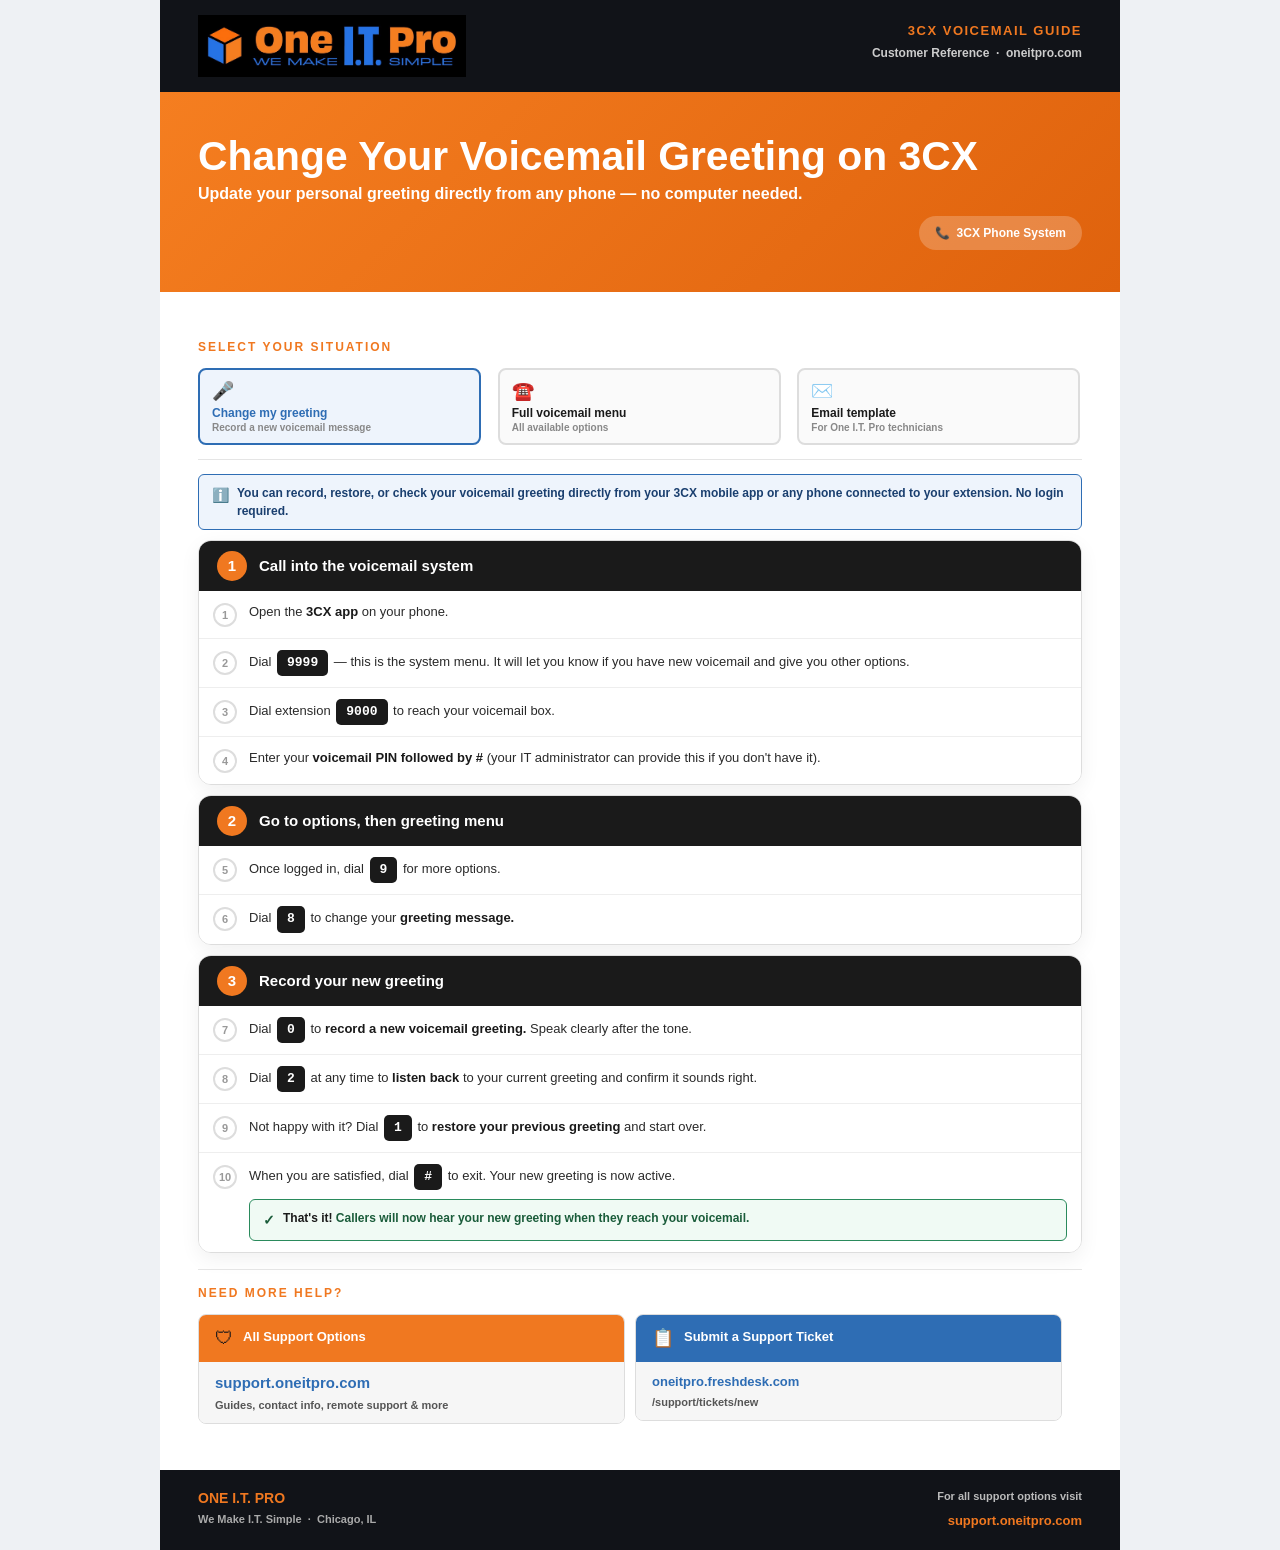
<file: 3cx_voicemail_guide.html>
<!DOCTYPE html>
<html lang="en">
<head>
<meta charset="UTF-8">
<meta name="viewport" content="width=device-width, initial-scale=1.0">
<title>One I.T. Pro &ndash; Change Your 3CX Voicemail Greeting</title>
<style>
* { box-sizing: border-box; margin: 0; padding: 0; }
.clearfix { clear: both; }
body {
  font-family: Arial, Helvetica, sans-serif;
  background: #ffffff;
  color: #1a1a1a;
  font-size: 15px;
  line-height: 1.5;
  max-width: 770px; width: 100%; margin: 0 auto;
}

/* HEADER */
.header { background: #1a1a1a; padding: 11px 30px; overflow: hidden; }
.header-logo { float: left; }
.header-logo img { height: 50px; display: block; }
.header-info { float: right; text-align: right; padding-top: 6px; }
.header-info .doc-title { color: #F07820; font-size: 13px; font-weight: 800; letter-spacing: 1.5px; text-transform: uppercase; }
.header-info .doc-sub { color: #cccccc; font-size: 12px; font-weight: 600; margin-top: 3px; }

/* HERO */
.hero { background: #F07820; padding: 12px 30px; overflow: hidden; }
.hero-left { float: left; }
.hero-left h1 { font-size: 22px; font-weight: 900; color: #ffffff; }
.hero-left p  { font-size: 13px; font-weight: 600; color: #ffffff; margin-top: 4px; }
.hero-right { float: right; padding-top: 10px; }
.hero-badge { background: rgba(255,255,255,0.22); border-radius: 22px; padding: 8px 16px; font-size: 12px; font-weight: 800; color: #ffffff; white-space: nowrap; }

/* CONTENT */
.content { padding: 14px 30px 12px; }

/* SECTION LABEL */
.section-label { font-size: 12px; font-weight: 800; letter-spacing: 2px; text-transform: uppercase; color: #F07820; margin-bottom: 12px; }

/* DIVIDER */
.divider { height: 1px; background: #e5e5e5; margin: 0 0 14px; }

/* TABS - inline-block with comment whitespace suppression */
.tab-wrap { margin-bottom: 14px; font-size: 0; }
.tab-btn {
  display: inline-block;
  width: 32%;
  margin-right: 1.9%;
  vertical-align: top;
  border: 2px solid #dddddd;
  border-radius: 8px;
  padding: 10px 12px;
  cursor: pointer;
  background: #fafafa;
  text-align: left;
  font-family: Arial, Helvetica, sans-serif;
  font-size: 15px;
  box-sizing: border-box;
}
.tab-btn:last-child { margin-right: 0; }
.tab-btn:hover { border-color: #2E6DB4; }
.tab-btn.active { border-color: #2E6DB4; background: #eef4fc; }
.tab-btn .tb-icon { font-size: 18px; display: block; margin-bottom: 4px; }
.tab-btn .tb-title { font-size: 12px; font-weight: 800; color: #1a1a1a; display: block; }
.tab-btn.active .tb-title { color: #2E6DB4; }
.tab-btn .tb-desc  { font-size: 10px; font-weight: 600; color: #888888; display: block; margin-top: 2px; }

/* TAB PANELS */
.tab-panel { display: none; }
.tab-panel.active { display: block; }

/* STEP CARDS */
.step-card { border: 1px solid #dddddd; border-radius: 8px; overflow: hidden; margin-bottom: 10px; }
.step-card-hdr { background: #1a1a1a; padding: 10px 18px; overflow: hidden; }
.step-card-num { float: left; width: 30px; height: 30px; border-radius: 50%; background: #F07820; color: #fff; font-size: 15px; font-weight: 900; text-align: center; line-height: 30px; margin-right: 12px; }
.step-card-title { overflow: hidden; padding-top: 4px; font-size: 15px; font-weight: 800; color: #ffffff; }

/* INSTRUCTION ROWS */
.instr-row { background: #ffffff; border-bottom: 1px solid #eeeeee; padding: 11px 14px; overflow: hidden; }
.instr-row:last-child { border-bottom: none; }
.instr-num { float: left; width: 24px; height: 24px; border-radius: 50%; border: 2px solid #dddddd; color: #999999; font-size: 11px; font-weight: 800; text-align: center; line-height: 20px; margin-right: 12px; margin-top: 1px; }
.instr-body { overflow: hidden; font-size: 13px; color: #2a2a2a; line-height: 1.55; }
.instr-body strong { font-weight: 800; color: #1a1a1a; }
.instr-body em { font-style: italic; }

/* DIAL CODE PILL */
.dial-pill { display: inline-block; background: #1a1a1a; color: #ffffff; font-family: "Courier New", Courier, monospace; font-weight: 800; font-size: 13px; padding: 3px 10px; border-radius: 5px; margin: 0 2px; }

/* KEYPAD TABLE */
.keypad-table { width: 100%; border-collapse: collapse; margin-top: 4px; }
.keypad-table td { border-bottom: 1px solid #eeeeee; padding: 8px 10px; font-size: 13px; color: #2a2a2a; vertical-align: top; }
.keypad-table tr:last-child td { border-bottom: none; }
.keypad-key { display: inline-block; min-width: 22px; text-align: center; background: #1a1a1a; color: #ffffff; font-family: "Courier New", Courier, monospace; font-weight: 800; font-size: 13px; padding: 2px 8px; border-radius: 5px; }
.keypad-table .kt-hdr td { background: #f4f4f4; font-weight: 800; color: #555555; font-size: 11px; text-transform: uppercase; letter-spacing: 0.5px; border-bottom: 2px solid #dddddd; }

/* CALLOUT BOXES */
.callout { border-radius: 6px; padding: 9px 13px; margin-top: 9px; font-size: 12px; font-weight: 600; overflow: hidden; line-height: 1.5; }
.callout-warn   { background: #fff4e8; border: 1px solid #F07820; color: #7a3800; }
.callout-info   { background: #eef4fc; border: 1px solid #2E6DB4; color: #1a3f6f; }
.callout-success { background: #f0faf4; border: 1px solid #2a8a5c; color: #1a5c3a; }
.callout-icon   { float: left; font-size: 14px; margin-right: 8px; margin-top: 1px; }
.callout-text   { overflow: hidden; }
.callout strong { font-weight: 900; }

/* FOOTER */
.footer { background: #1a1a1a; padding: 10px 30px; overflow: hidden; }
.footer-left { float: left; }
.footer-brand { color: #F07820; font-size: 14px; font-weight: 900; }
.footer-sub   { color: #aaaaaa; font-size: 11px; font-weight: 600; margin-top: 2px; }
.footer-right { float: right; text-align: right; }
.footer-support-label { color: #bbbbbb; font-size: 11px; font-weight: 600; margin-bottom: 3px; }
.footer-url a { color: #F07820; font-size: 13px; font-weight: 800; text-decoration: none; }
</style>
<link rel="stylesheet" href="responsive.css">
  <!-- Google Analytics 4 -->
  <script async src="https://www.googletagmanager.com/gtag/js?id=G-NL5WW50H36"></script>
  <script>
    window.dataLayer = window.dataLayer || [];
    function gtag() { dataLayer.push(arguments); }
    gtag('js', new Date());
    gtag('config', 'G-NL5WW50H36');
  </script>
</head>
<body>

<!-- HEADER -->
<div class="header">
  <div class="header-logo"><img src="[data-uri]" alt="One I.T. Pro"></div>
  <div class="header-info">
    <div class="doc-title">3CX Voicemail Guide</div>
    <div class="doc-sub">Customer Reference &nbsp;&middot;&nbsp; oneitpro.com</div>
  </div>
  <div class="clearfix"></div>
</div>

<!-- HERO -->
<div class="hero">
  <div class="hero-left">
    <h1>Change Your Voicemail Greeting on 3CX</h1>
    <p>Update your personal greeting directly from any phone &mdash; no computer needed.</p>
  </div>
  <div class="hero-right">
    <div class="hero-badge">&#128222;&nbsp; 3CX Phone System</div>
  </div>
  <div class="clearfix"></div>
</div>

<!-- CONTENT -->
<div class="content">

  <div class="section-label">Select Your Situation</div>
  <div class="tab-wrap"><!--
    --><button class="tab-btn active" onclick="switchTab('greeting', this)"><span class="tb-icon">&#127908;</span><span class="tb-title">Change my greeting</span><span class="tb-desc">Record a new voicemail message</span></button><!--
    --><button class="tab-btn" onclick="switchTab('menu', this)"><span class="tb-icon">&#9742;&#65039;</span><span class="tb-title">Full voicemail menu</span><span class="tb-desc">All available options</span></button><!--
    --><button class="tab-btn" onclick="switchTab('email', this)"><span class="tb-icon">&#9993;&#65039;</span><span class="tb-title">Email template</span><span class="tb-desc">For One I.T. Pro technicians</span></button><!--
  --></div>

  <div class="divider"></div>

  <!-- ══════ CHANGE GREETING (main quick path) ══════ -->
  <div id="tab-greeting" class="tab-panel active">

    <div class="callout callout-info" style="margin-bottom:10px;">
      <div class="callout-icon">&#8505;&#65039;</div>
      <div class="callout-text">You can record, restore, or check your voicemail greeting directly from your <strong>3CX mobile app</strong> or any phone connected to your extension. No login required.</div>
      <div class="clearfix"></div>
    </div>

    <!-- STEP 1 -->
    <div class="step-card">
      <div class="step-card-hdr">
        <div class="step-card-num">1</div>
        <div class="step-card-title">Call into the voicemail system</div>
        <div class="clearfix"></div>
      </div>
      <div class="instr-row">
        <div class="instr-num">1</div>
        <div class="instr-body">Open the <strong>3CX app</strong> on your phone.</div>
        <div class="clearfix"></div>
      </div>
      <div class="instr-row">
        <div class="instr-num">2</div>
        <div class="instr-body">Dial <span class="dial-pill">9999</span> &mdash; this is the system menu. It will let you know if you have new voicemail and give you other options.</div>
        <div class="clearfix"></div>
      </div>
      <div class="instr-row">
        <div class="instr-num">3</div>
        <div class="instr-body">Dial extension <span class="dial-pill">9000</span> to reach your voicemail box.</div>
        <div class="clearfix"></div>
      </div>
      <div class="instr-row">
        <div class="instr-num">4</div>
        <div class="instr-body">Enter your <strong>voicemail PIN followed by #</strong> (your IT administrator can provide this if you don't have it).</div>
        <div class="clearfix"></div>
      </div>
    </div>

    <!-- STEP 2 -->
    <div class="step-card">
      <div class="step-card-hdr">
        <div class="step-card-num">2</div>
        <div class="step-card-title">Go to options, then greeting menu</div>
        <div class="clearfix"></div>
      </div>
      <div class="instr-row">
        <div class="instr-num">5</div>
        <div class="instr-body">Once logged in, dial <span class="dial-pill">9</span> for more options.</div>
        <div class="clearfix"></div>
      </div>
      <div class="instr-row">
        <div class="instr-num">6</div>
        <div class="instr-body">Dial <span class="dial-pill">8</span> to change your <strong>greeting message.</strong></div>
        <div class="clearfix"></div>
      </div>
    </div>

    <!-- STEP 3 -->
    <div class="step-card">
      <div class="step-card-hdr">
        <div class="step-card-num">3</div>
        <div class="step-card-title">Record your new greeting</div>
        <div class="clearfix"></div>
      </div>
      <div class="instr-row">
        <div class="instr-num">7</div>
        <div class="instr-body">Dial <span class="dial-pill">0</span> to <strong>record a new voicemail greeting.</strong> Speak clearly after the tone.</div>
        <div class="clearfix"></div>
      </div>
      <div class="instr-row">
        <div class="instr-num">8</div>
        <div class="instr-body">Dial <span class="dial-pill">2</span> at any time to <strong>listen back</strong> to your current greeting and confirm it sounds right.</div>
        <div class="clearfix"></div>
      </div>
      <div class="instr-row">
        <div class="instr-num">9</div>
        <div class="instr-body">Not happy with it? Dial <span class="dial-pill">1</span> to <strong>restore your previous greeting</strong> and start over.</div>
        <div class="clearfix"></div>
      </div>
      <div class="instr-row">
        <div class="instr-num">10</div>
        <div class="instr-body">When you are satisfied, dial <span class="dial-pill">#</span> to exit. Your new greeting is now active.
          <div class="callout callout-success">
            <div class="callout-icon">&#10003;</div>
            <div class="callout-text"><strong>That's it!</strong> Callers will now hear your new greeting when they reach your voicemail.</div>
            <div class="clearfix"></div>
          </div>
        </div>
        <div class="clearfix"></div>
      </div>
    </div>

  </div><!-- /tab-greeting -->

  <!-- ══════ FULL MENU REFERENCE ══════ -->
  <div id="tab-menu" class="tab-panel">

    <div class="callout callout-info" style="margin-bottom:12px;">
      <div class="callout-icon">&#8505;&#65039;</div>
      <div class="callout-text">Full reference of every option available in the 3CX voicemail system, for technicians or advanced users.</div>
      <div class="clearfix"></div>
    </div>

    <!-- Login -->
    <div class="step-card">
      <div class="step-card-hdr">
        <div class="step-card-num">1</div>
        <div class="step-card-title">Log into your voicemail box</div>
        <div class="clearfix"></div>
      </div>
      <div class="instr-row">
        <div class="instr-num">1</div>
        <div class="instr-body">Dial <span class="dial-pill">9999</span> from the 3CX app, then dial extension <span class="dial-pill">9000</span>.</div>
        <div class="clearfix"></div>
      </div>
      <div class="instr-row">
        <div class="instr-num">2</div>
        <div class="instr-body">Enter your <strong>voicemail PIN followed by #</strong> (your IT administrator can provide this if you don't have it).</div>
        <div class="clearfix"></div>
      </div>
    </div>

    <!-- Initial options -->
    <div class="step-card">
      <div class="step-card-hdr">
        <div class="step-card-num">2</div>
        <div class="step-card-title">Initial menu options</div>
        <div class="clearfix"></div>
      </div>
      <div style="padding:10px 14px;">
        <table class="keypad-table">
          <tr class="kt-hdr"><td style="width:60px;">Dial</td><td>Action</td></tr>
          <tr><td><span class="keypad-key">*</span></td><td>Play your messages</td></tr>
          <tr><td><span class="keypad-key">9</span></td><td>Go to more options</td></tr>
          <tr><td><span class="keypad-key">#</span></td><td>Exit</td></tr>
        </table>
      </div>
    </div>

    <!-- Options menu (after dialing 9) -->
    <div class="step-card">
      <div class="step-card-hdr">
        <div class="step-card-num">3</div>
        <div class="step-card-title">Options menu (after dialing 9)</div>
        <div class="clearfix"></div>
      </div>
      <div style="padding:10px 14px;">
        <table class="keypad-table">
          <tr class="kt-hdr"><td style="width:60px;">Dial</td><td>Action</td></tr>
          <tr><td><span class="keypad-key">1</span></td><td>Change your profile status</td></tr>
          <tr><td><span class="keypad-key">3</span></td><td>Dial a number</td></tr>
          <tr><td><span class="keypad-key">4</span></td><td>Delete all read messages</td></tr>
          <tr><td><span class="keypad-key">5</span></td><td>Change your self-identification message</td></tr>
          <tr><td><span class="keypad-key">6</span></td><td>Play mailbox information</td></tr>
          <tr><td><span class="keypad-key">7</span></td><td>Change your voicemail PIN</td></tr>
          <tr><td><span class="keypad-key">8</span></td><td>Change your greeting message</td></tr>
          <tr><td><span class="keypad-key">#</span></td><td>Exit</td></tr>
        </table>
      </div>
    </div>

    <!-- Greeting submenu (after dialing 8) -->
    <div class="step-card">
      <div class="step-card-hdr">
        <div class="step-card-num">4</div>
        <div class="step-card-title">Greeting menu (after dialing 8)</div>
        <div class="clearfix"></div>
      </div>
      <div style="padding:10px 14px;">
        <table class="keypad-table">
          <tr class="kt-hdr"><td style="width:60px;">Dial</td><td>Action</td></tr>
          <tr><td><span class="keypad-key">0</span></td><td>Record a new voicemail greeting</td></tr>
          <tr><td><span class="keypad-key">1</span></td><td>Restore your previous greeting</td></tr>
          <tr><td><span class="keypad-key">2</span></td><td>Check / play your current greeting</td></tr>
          <tr><td><span class="keypad-key">#</span></td><td>Exit</td></tr>
        </table>
      </div>
    </div>

    <div class="callout callout-warn">
      <div class="callout-icon">&#9888;&#65039;</div>
      <div class="callout-text"><strong>Forgot your PIN?</strong> Contact One I.T. Pro and we will reset it for you from the 3CX admin console.</div>
      <div class="clearfix"></div>
    </div>

  </div><!-- /tab-menu -->

  <!-- ══════ EMAIL TEMPLATE ══════ -->
  <div id="tab-email" class="tab-panel">

    <div class="email-card">
      <div class="email-card-hdr">
        <div class="ec-icon">&#127908;</div>
        <button class="copy-btn" onclick="copyEmail('email-greeting', this)">&#128203; Copy</button>
        <div class="ec-title">Template &mdash; Change voicemail greeting</div>
        <div class="clearfix"></div>
      </div>
      <pre class="email-body" id="email-greeting">Hi [Name],

Here are the steps to update your voicemail greeting on 3CX:

1. Open the 3CX app on your phone.
2. Dial 9999 (system menu).
3. Dial extension 9000 (your voicemail box).
4. Enter your PIN followed by #: [PIN]#

5. Dial 9 for more options.
6. Dial 8 to change your greeting message.
7. Dial 0 to record a new greeting -- speak after the tone.
8. Dial 2 at any time to play back your current greeting.
9. Not happy with it? Dial 1 to restore your previous greeting.
10. Dial # to exit once you are satisfied. Your new greeting is now active.

If you run into any issues or forget your PIN, just reply to this email or
submit a ticket and we will assist.

Thank you,
[Your Name]
One I.T. Pro Support

For all support options: https://support.oneitpro.com
Submit a ticket online:  https://oneitpro.freshdesk.com/support/tickets/new</pre>
    </div>

  </div><!-- /tab-email -->

  <div class="divider" style="margin-top:16px;"></div>

  <div class="section-label">Need More Help?</div>
  <table style="width:100%; border-collapse:separate; border-spacing:10px 0; margin:0 -10px;">
    <tr>
      <td style="width:50%; vertical-align:top; padding:0;">
        <div style="border:1px solid #dddddd; border-radius:8px; overflow:hidden;">
          <div style="background:#F07820; padding:10px 16px; overflow:hidden;">
            <span style="float:left; font-size:18px; margin-right:10px;">&#128737;</span>
            <span style="overflow:hidden; display:block; font-size:13px; font-weight:800; color:#ffffff; padding-top:2px;">All Support Options</span>
            <div class="clearfix"></div>
          </div>
          <a href="https://support.oneitpro.com" target="_blank" style="display:block; background:#f6f6f6; padding:10px 16px; text-decoration:none;">
            <div style="font-size:15px; font-weight:900; color:#2E6DB4;">support.oneitpro.com</div>
            <div style="font-size:11px; font-weight:600; color:#555555; margin-top:2px;">Guides, contact info, remote support &amp; more</div>
          </a>
        </div>
      </td>
      <td style="width:50%; vertical-align:top; padding:0;">
        <div style="border:1px solid #dddddd; border-radius:8px; overflow:hidden;">
          <div style="background:#2E6DB4; padding:10px 16px; overflow:hidden;">
            <span style="float:left; font-size:18px; margin-right:10px;">&#128203;</span>
            <span style="overflow:hidden; display:block; font-size:13px; font-weight:800; color:#ffffff; padding-top:2px;">Submit a Support Ticket</span>
            <div class="clearfix"></div>
          </div>
          <a href="https://oneitpro.freshdesk.com/support/tickets/new" target="_blank" style="display:block; background:#f6f6f6; padding:10px 16px; text-decoration:none;">
            <div style="font-size:13px; font-weight:900; color:#2E6DB4;">oneitpro.freshdesk.com</div>
            <div style="font-size:11px; font-weight:600; color:#555555; margin-top:2px;">/support/tickets/new</div>
          </a>
        </div>
      </td>
    </tr>
  </table>

</div><!-- /content -->

<!-- FOOTER -->
<div class="footer">
  <div class="footer-left">
    <div class="footer-brand">ONE I.T. PRO</div>
    <div class="footer-sub">We Make I.T. Simple &nbsp;&middot;&nbsp; Chicago, IL</div>
  </div>
  <div class="footer-right">
    <div class="footer-support-label">For all support options visit</div>
    <div class="footer-url"><a href="https://support.oneitpro.com">support.oneitpro.com</a></div>
  </div>
  <div class="clearfix"></div>
</div>

<script>
function switchTab(name, btn) {
  document.querySelectorAll(".tab-panel").forEach(function(p){ p.classList.remove("active"); });
  document.querySelectorAll(".tab-btn").forEach(function(b){ b.classList.remove("active"); });
  document.getElementById("tab-" + name).classList.add("active");
  btn.classList.add("active");
}
function copyEmail(id, btn) {
  var text = document.getElementById(id).innerText;
  if (navigator.clipboard) {
    navigator.clipboard.writeText(text).then(function(){
      btn.textContent = "Copied!";
      setTimeout(function(){ btn.textContent = "Copy"; }, 2500);
    });
  } else {
    var el = document.getElementById(id);
    var r = document.createRange(); r.selectNode(el);
    window.getSelection().removeAllRanges();
    window.getSelection().addRange(r);
    document.execCommand("copy");
    window.getSelection().removeAllRanges();
    btn.textContent = "Copied!";
    setTimeout(function(){ btn.textContent = "Copy"; }, 2500);
  }
}
</script>
</body>
</html>
</file>
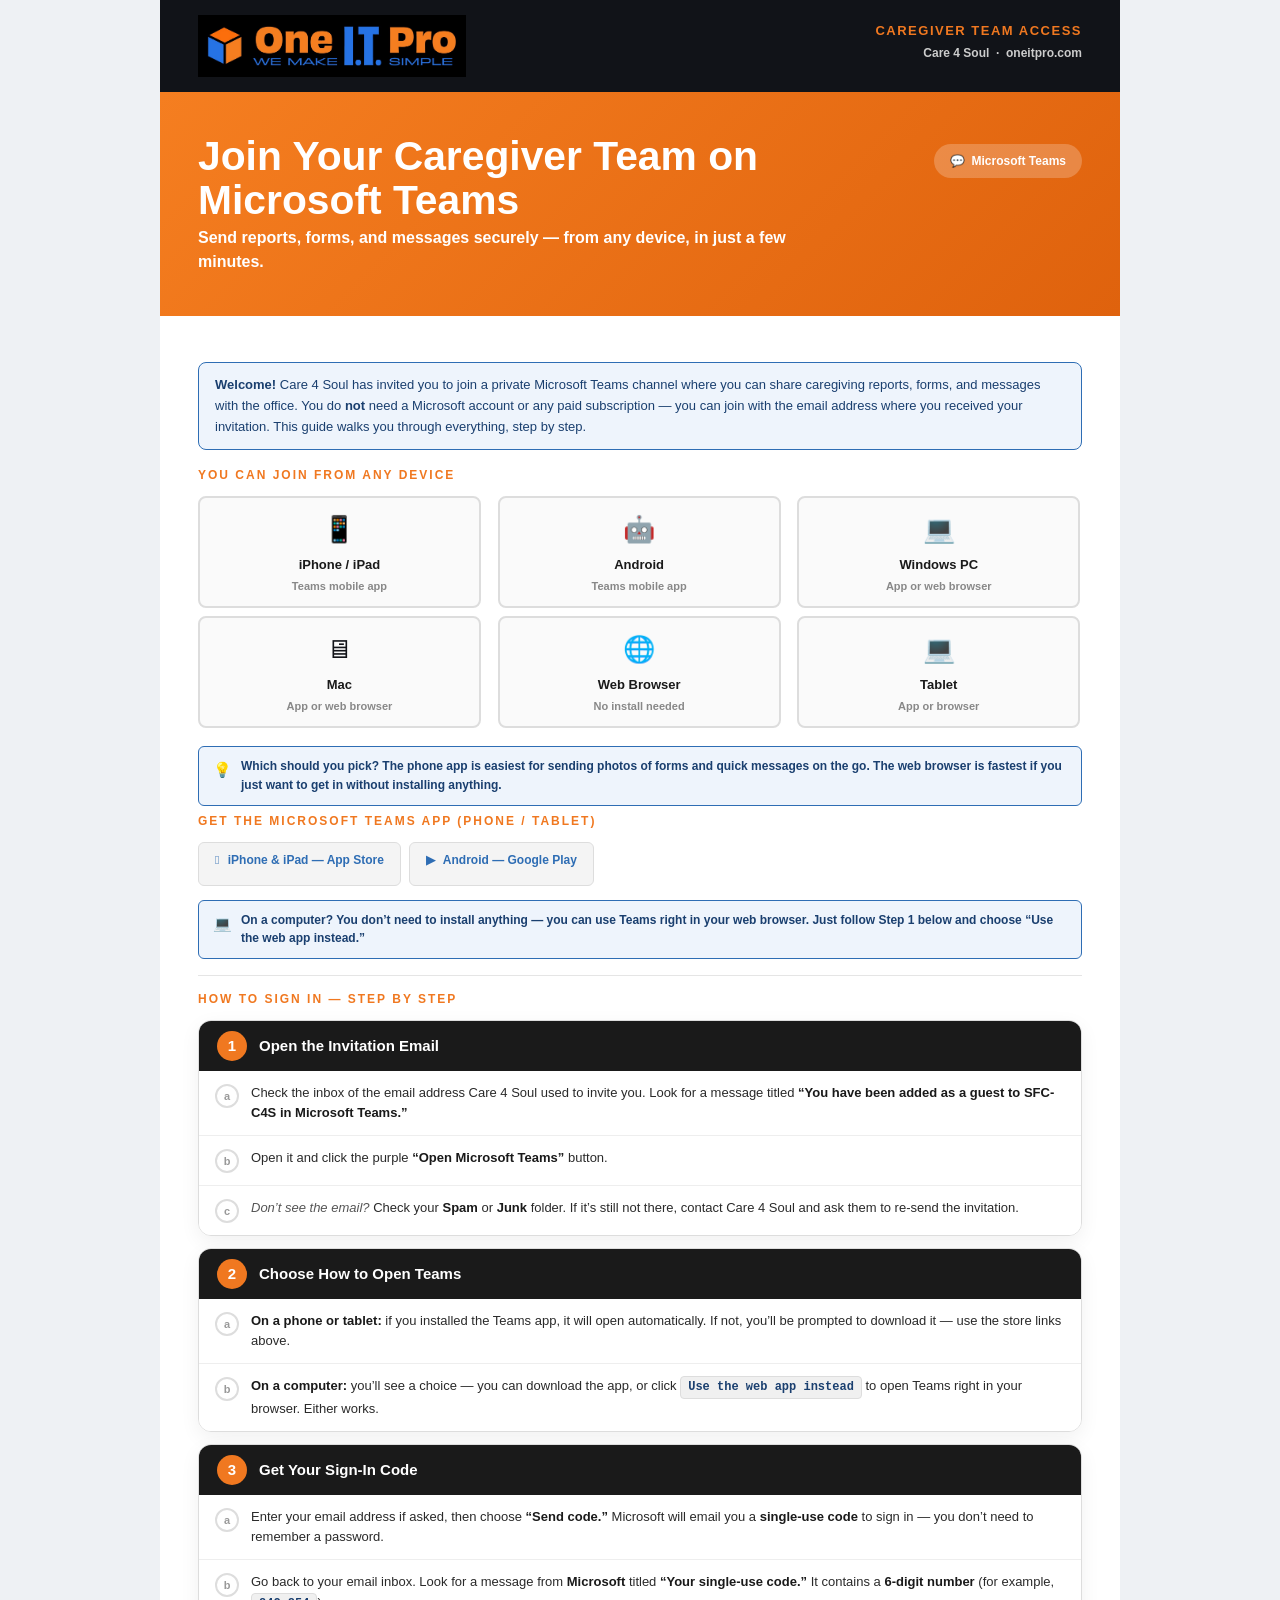
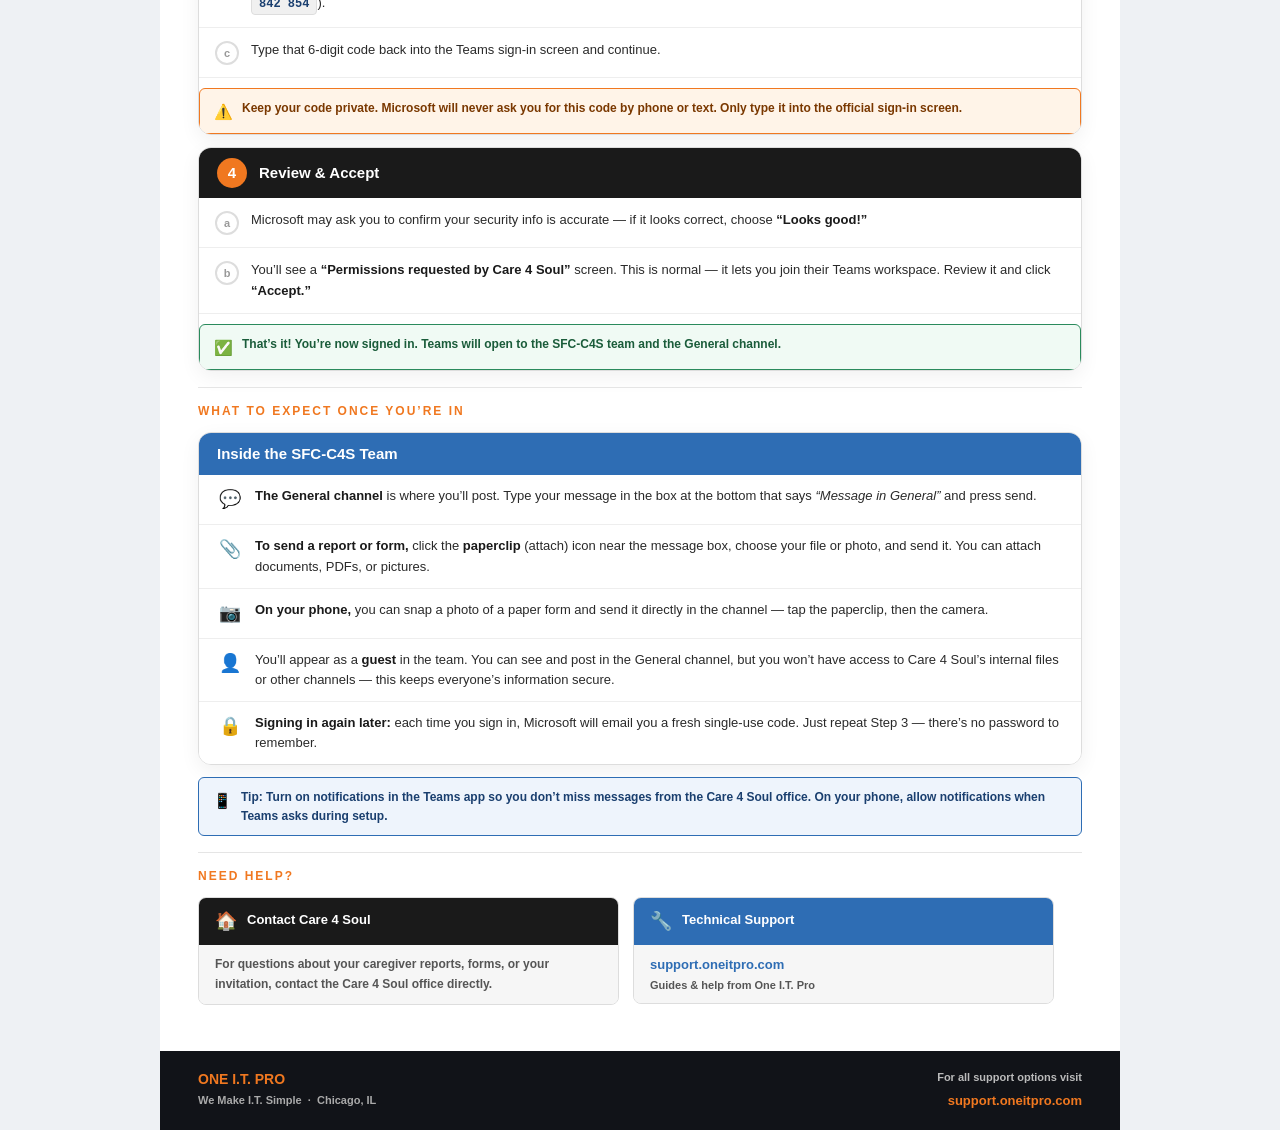
<file: c4s-guest.html>
<!DOCTYPE html>
<html lang="en">
<head>
<meta charset="UTF-8">
<meta name="viewport" content="width=device-width, initial-scale=1.0">
<title>Care 4 Soul &ndash; Join Your Caregiver Team on Microsoft Teams</title>
<style>
* { box-sizing: border-box; margin: 0; padding: 0; }
.clearfix { clear: both; }
body {
  font-family: Arial, Helvetica, sans-serif;
  background: #ffffff;
  color: #1a1a1a;
  font-size: 15px;
  line-height: 1.5;
  max-width: 770px; width: 100%; margin: 0 auto;
}

/* HEADER */
.header { background: #1a1a1a; padding: 11px 30px; overflow: hidden; }
.header-logo { float: left; }
.header-logo img { height: 50px; display: block; }
.header-info { float: right; text-align: right; padding-top: 6px; }
.header-info .doc-title { color: #F07820; font-size: 13px; font-weight: 800; letter-spacing: 1.5px; text-transform: uppercase; }
.header-info .doc-sub { color: #cccccc; font-size: 12px; font-weight: 600; margin-top: 3px; }

/* HERO */
.hero { background: #F07820; padding: 12px 30px; overflow: hidden; }
.hero-left { float: left; max-width: 74%; }
.hero-left h1 { font-size: 22px; font-weight: 900; color: #ffffff; }
.hero-left p  { font-size: 13px; font-weight: 600; color: #ffffff; margin-top: 4px; }
.hero-right { float: right; padding-top: 10px; }
.hero-badge { background: rgba(255,255,255,0.22); border-radius: 22px; padding: 8px 16px; font-size: 12px; font-weight: 800; color: #ffffff; white-space: nowrap; }

/* CONTENT */
.content { padding: 14px 30px 12px; }

/* SECTION LABEL */
.section-label { font-size: 12px; font-weight: 800; letter-spacing: 2px; text-transform: uppercase; color: #F07820; margin-bottom: 12px; margin-top: 6px; }

/* DIVIDER */
.divider { height: 1px; background: #e5e5e5; margin: 16px 0 14px; }

/* INTRO CALLOUT */
.intro { background: #eef4fc; border: 1px solid #2E6DB4; border-radius: 8px; padding: 12px 16px; margin-bottom: 16px; font-size: 13px; color: #1a3f6f; line-height: 1.6; }
.intro strong { font-weight: 900; }

/* DEVICE GRID */
.device-wrap { font-size: 0; margin-bottom: 6px; }
.device-card {
  display: inline-block;
  width: 32%;
  margin-right: 1.9%;
  margin-bottom: 8px;
  vertical-align: top;
  border: 2px solid #dddddd;
  border-radius: 8px;
  padding: 12px;
  background: #fafafa;
  text-align: center;
}
.device-card:nth-child(3n) { margin-right: 0; }
.device-card .dc-icon { font-size: 26px; display: block; margin-bottom: 6px; }
.device-card .dc-title { font-size: 13px; font-weight: 800; color: #1a1a1a; display: block; }
.device-card .dc-desc { font-size: 11px; font-weight: 600; color: #888888; display: block; margin-top: 3px; }

/* STEP CARDS */
.step-card { border: 1px solid #dddddd; border-radius: 8px; overflow: hidden; margin-bottom: 12px; }
.step-card-hdr { background: #1a1a1a; padding: 10px 18px; overflow: hidden; }
.step-card-num { float: left; width: 30px; height: 30px; border-radius: 50%; background: #F07820; color: #fff; font-size: 15px; font-weight: 900; text-align: center; line-height: 30px; margin-right: 12px; }
.step-card-title { overflow: hidden; padding-top: 4px; font-size: 15px; font-weight: 800; color: #ffffff; }

/* INSTRUCTION ROWS */
.instr-row { background: #ffffff; border-bottom: 1px solid #eeeeee; padding: 12px 16px; overflow: hidden; }
.instr-row:last-child { border-bottom: none; }
.instr-num { float: left; width: 24px; height: 24px; border-radius: 50%; border: 2px solid #dddddd; color: #999999; font-size: 11px; font-weight: 800; text-align: center; line-height: 20px; margin-right: 12px; margin-top: 1px; }
.instr-body { overflow: hidden; font-size: 13px; color: #2a2a2a; line-height: 1.55; }
.instr-body strong { font-weight: 800; color: #1a1a1a; }
.instr-body em { font-style: italic; color: #555; }
.code-pill { display: inline-block; background: #f0f0f0; border: 1px solid #ddd; border-radius: 4px; padding: 1px 7px; font-family: "Courier New", monospace; font-size: 12px; font-weight: 700; color: #1a3f6f; }

/* STORE BUTTONS */
.store-links { overflow: hidden; margin-top: 10px; }
.store-btn { float: left; margin-right: 8px; margin-bottom: 6px; display: inline-block; padding: 8px 16px; border-radius: 6px; border: 1px solid #dddddd; background: #f4f4f4; font-size: 12px; font-weight: 800; color: #2E6DB4; text-decoration: none; }
.store-btn:hover { background: #eef4fc; }
.store-btn .sb-icon { margin-right: 5px; }

/* CALLOUT BOXES */
.callout { border-radius: 6px; padding: 10px 14px; margin-top: 10px; font-size: 12px; font-weight: 600; overflow: hidden; line-height: 1.55; }
.callout-warn   { background: #fff4e8; border: 1px solid #F07820; color: #7a3800; }
.callout-info   { background: #eef4fc; border: 1px solid #2E6DB4; color: #1a3f6f; }
.callout-success { background: #f0faf4; border: 1px solid #2a8a5c; color: #1a5c3a; }
.callout-icon   { float: left; font-size: 15px; margin-right: 9px; margin-top: 1px; }
.callout-text   { overflow: hidden; }
.callout strong { font-weight: 900; }

/* WHAT TO EXPECT LIST */
.expect-card { border: 1px solid #dddddd; border-radius: 8px; overflow: hidden; margin-bottom: 12px; }
.expect-hdr { background: #2E6DB4; padding: 10px 18px; }
.expect-hdr-title { font-size: 15px; font-weight: 800; color: #ffffff; }
.expect-row { background: #ffffff; border-bottom: 1px solid #eee; padding: 11px 16px; overflow: hidden; }
.expect-row:last-child { border-bottom: none; }
.expect-icon { float: left; width: 30px; font-size: 18px; text-align: center; margin-right: 10px; }
.expect-text { overflow: hidden; font-size: 13px; color: #2a2a2a; line-height: 1.55; }
.expect-text strong { font-weight: 800; color: #1a1a1a; }

/* FOOTER */
.footer { background: #1a1a1a; padding: 10px 30px; overflow: hidden; }
.footer-left { float: left; }
.footer-brand { color: #F07820; font-size: 14px; font-weight: 900; }
.footer-sub   { color: #aaaaaa; font-size: 11px; font-weight: 600; margin-top: 2px; }
.footer-right { float: right; text-align: right; }
.footer-support-label { color: #bbbbbb; font-size: 11px; font-weight: 600; margin-bottom: 3px; }
.footer-url a { color: #F07820; font-size: 13px; font-weight: 800; text-decoration: none; }

@media (max-width: 600px) {
  .device-card { width: 48%; }
  .device-card:nth-child(3n) { margin-right: 1.9%; }
  .device-card:nth-child(2n) { margin-right: 0; }
  .hero-left { max-width: 100%; }
  .hero-right { float: left; padding-top: 10px; }
}
</style>
<link rel="stylesheet" href="responsive.css">
  <!-- Google Analytics 4 -->
  <script async src="https://www.googletagmanager.com/gtag/js?id=G-NL5WW50H36"></script>
  <script>
    window.dataLayer = window.dataLayer || [];
    function gtag() { dataLayer.push(arguments); }
    gtag('js', new Date());
    gtag('config', 'G-NL5WW50H36');
  </script>
</head>
<body>

<!-- HEADER -->
<div class="header">
  <div class="header-logo"><img src="[data-uri]" alt="One I.T. Pro"></div>
  <div class="header-info">
    <div class="doc-title">Caregiver Team Access</div>
    <div class="doc-sub">Care 4 Soul &nbsp;&middot;&nbsp; oneitpro.com</div>
  </div>
  <div class="clearfix"></div>
</div>

<!-- HERO -->
<div class="hero">
  <div class="hero-left">
    <h1>Join Your Caregiver Team on Microsoft Teams</h1>
    <p>Send reports, forms, and messages securely &mdash; from any device, in just a few minutes.</p>
  </div>
  <div class="hero-right">
    <div class="hero-badge">&#128172;&nbsp; Microsoft Teams</div>
  </div>
  <div class="clearfix"></div>
</div>

<!-- CONTENT -->
<div class="content">

  <div class="intro">
    <strong>Welcome!</strong> Care 4 Soul has invited you to join a private Microsoft Teams channel where you can share caregiving reports, forms, and messages with the office. You do <strong>not</strong> need a Microsoft account or any paid subscription &mdash; you can join with the email address where you received your invitation. This guide walks you through everything, step by step.
  </div>

  <!-- ============ DEVICES ============ -->
  <div class="section-label">You Can Join From Any Device</div>
  <div class="device-wrap"><!--
    --><div class="device-card"><span class="dc-icon">&#128241;</span><span class="dc-title">iPhone / iPad</span><span class="dc-desc">Teams mobile app</span></div><!--
    --><div class="device-card"><span class="dc-icon">&#129302;</span><span class="dc-title">Android</span><span class="dc-desc">Teams mobile app</span></div><!--
    --><div class="device-card"><span class="dc-icon">&#128187;</span><span class="dc-title">Windows PC</span><span class="dc-desc">App or web browser</span></div><!--
    --><div class="device-card"><span class="dc-icon">&#128421;</span><span class="dc-title">Mac</span><span class="dc-desc">App or web browser</span></div><!--
    --><div class="device-card"><span class="dc-icon">&#127760;</span><span class="dc-title">Web Browser</span><span class="dc-desc">No install needed</span></div><!--
    --><div class="device-card"><span class="dc-icon">&#128187;</span><span class="dc-title">Tablet</span><span class="dc-desc">App or browser</span></div><!--
  --></div>

  <div class="callout callout-info">
    <span class="callout-icon">&#128161;</span>
    <span class="callout-text"><strong>Which should you pick?</strong> The <strong>phone app</strong> is easiest for sending photos of forms and quick messages on the go. The <strong>web browser</strong> is fastest if you just want to get in without installing anything.</span>
  </div>

  <!-- GET THE APP -->
  <div class="section-label">Get the Microsoft Teams App (Phone / Tablet)</div>
  <div class="store-links">
    <a class="store-btn" href="https://apps.apple.com/us/app/microsoft-teams/id1113153706" target="_blank"><span class="sb-icon">&#63743;</span> iPhone &amp; iPad &mdash; App Store</a>
    <a class="store-btn" href="https://play.google.com/store/apps/details?id=com.microsoft.teams" target="_blank"><span class="sb-icon">&#9654;</span> Android &mdash; Google Play</a>
  </div>
  <div class="callout callout-info" style="margin-top:8px;">
    <span class="callout-icon">&#128187;</span>
    <span class="callout-text"><strong>On a computer?</strong> You don&rsquo;t need to install anything &mdash; you can use Teams right in your web browser. Just follow Step 1 below and choose <strong>&ldquo;Use the web app instead.&rdquo;</strong></span>
  </div>

  <div class="divider"></div>

  <!-- ============ STEP-BY-STEP ============ -->
  <div class="section-label">How to Sign In &mdash; Step by Step</div>

  <!-- STEP 1 -->
  <div class="step-card">
    <div class="step-card-hdr">
      <div class="step-card-num">1</div>
      <div class="step-card-title">Open the Invitation Email</div>
      <div class="clearfix"></div>
    </div>
    <div class="instr-row">
      <div class="instr-num">a</div>
      <div class="instr-body">Check the inbox of the email address Care 4 Soul used to invite you. Look for a message titled <strong>&ldquo;You have been added as a guest to SFC-C4S in Microsoft Teams.&rdquo;</strong></div>
      <div class="clearfix"></div>
    </div>
    <div class="instr-row">
      <div class="instr-num">b</div>
      <div class="instr-body">Open it and click the purple <strong>&ldquo;Open Microsoft Teams&rdquo;</strong> button.</div>
      <div class="clearfix"></div>
    </div>
    <div class="instr-row">
      <div class="instr-num">c</div>
      <div class="instr-body"><em>Don&rsquo;t see the email?</em> Check your <strong>Spam</strong> or <strong>Junk</strong> folder. If it&rsquo;s still not there, contact Care 4 Soul and ask them to re-send the invitation.</div>
      <div class="clearfix"></div>
    </div>
  </div>

  <!-- STEP 2 -->
  <div class="step-card">
    <div class="step-card-hdr">
      <div class="step-card-num">2</div>
      <div class="step-card-title">Choose How to Open Teams</div>
      <div class="clearfix"></div>
    </div>
    <div class="instr-row">
      <div class="instr-num">a</div>
      <div class="instr-body"><strong>On a phone or tablet:</strong> if you installed the Teams app, it will open automatically. If not, you&rsquo;ll be prompted to download it &mdash; use the store links above.</div>
      <div class="clearfix"></div>
    </div>
    <div class="instr-row">
      <div class="instr-num">b</div>
      <div class="instr-body"><strong>On a computer:</strong> you&rsquo;ll see a choice &mdash; you can download the app, or click <span class="code-pill">Use the web app instead</span> to open Teams right in your browser. Either works.</div>
      <div class="clearfix"></div>
    </div>
  </div>

  <!-- STEP 3 -->
  <div class="step-card">
    <div class="step-card-hdr">
      <div class="step-card-num">3</div>
      <div class="step-card-title">Get Your Sign-In Code</div>
      <div class="clearfix"></div>
    </div>
    <div class="instr-row">
      <div class="instr-num">a</div>
      <div class="instr-body">Enter your email address if asked, then choose <strong>&ldquo;Send code.&rdquo;</strong> Microsoft will email you a <strong>single-use code</strong> to sign in &mdash; you don&rsquo;t need to remember a password.</div>
      <div class="clearfix"></div>
    </div>
    <div class="instr-row">
      <div class="instr-num">b</div>
      <div class="instr-body">Go back to your email inbox. Look for a message from <strong>Microsoft</strong> titled <strong>&ldquo;Your single-use code.&rdquo;</strong> It contains a <strong>6-digit number</strong> (for example, <span class="code-pill">842 854</span>).</div>
      <div class="clearfix"></div>
    </div>
    <div class="instr-row">
      <div class="instr-num">c</div>
      <div class="instr-body">Type that 6-digit code back into the Teams sign-in screen and continue.</div>
      <div class="clearfix"></div>
    </div>
    <div class="callout callout-warn">
      <span class="callout-icon">&#9888;&#65039;</span>
      <span class="callout-text"><strong>Keep your code private.</strong> Microsoft will never ask you for this code by phone or text. Only type it into the official sign-in screen.</span>
    </div>
  </div>

  <!-- STEP 4 -->
  <div class="step-card">
    <div class="step-card-hdr">
      <div class="step-card-num">4</div>
      <div class="step-card-title">Review &amp; Accept</div>
      <div class="clearfix"></div>
    </div>
    <div class="instr-row">
      <div class="instr-num">a</div>
      <div class="instr-body">Microsoft may ask you to confirm your security info is accurate &mdash; if it looks correct, choose <strong>&ldquo;Looks good!&rdquo;</strong></div>
      <div class="clearfix"></div>
    </div>
    <div class="instr-row">
      <div class="instr-num">b</div>
      <div class="instr-body">You&rsquo;ll see a <strong>&ldquo;Permissions requested by Care 4 Soul&rdquo;</strong> screen. This is normal &mdash; it lets you join their Teams workspace. Review it and click <strong>&ldquo;Accept.&rdquo;</strong></div>
      <div class="clearfix"></div>
    </div>
    <div class="callout callout-success">
      <span class="callout-icon">&#9989;</span>
      <span class="callout-text"><strong>That&rsquo;s it!</strong> You&rsquo;re now signed in. Teams will open to the <strong>SFC-C4S</strong> team and the <strong>General</strong> channel.</span>
    </div>
  </div>

  <div class="divider"></div>

  <!-- ============ WHAT TO EXPECT ============ -->
  <div class="section-label">What to Expect Once You&rsquo;re In</div>

  <div class="expect-card">
    <div class="expect-hdr">
      <div class="expect-hdr-title">Inside the SFC-C4S Team</div>
    </div>
    <div class="expect-row">
      <div class="expect-icon">&#128172;</div>
      <div class="expect-text"><strong>The General channel</strong> is where you&rsquo;ll post. Type your message in the box at the bottom that says <em>&ldquo;Message in General&rdquo;</em> and press send.</div>
      <div class="clearfix"></div>
    </div>
    <div class="expect-row">
      <div class="expect-icon">&#128206;</div>
      <div class="expect-text"><strong>To send a report or form,</strong> click the <strong>paperclip</strong> (attach) icon near the message box, choose your file or photo, and send it. You can attach documents, PDFs, or pictures.</div>
      <div class="clearfix"></div>
    </div>
    <div class="expect-row">
      <div class="expect-icon">&#128247;</div>
      <div class="expect-text"><strong>On your phone,</strong> you can snap a photo of a paper form and send it directly in the channel &mdash; tap the paperclip, then the camera.</div>
      <div class="clearfix"></div>
    </div>
    <div class="expect-row">
      <div class="expect-icon">&#128100;</div>
      <div class="expect-text">You&rsquo;ll appear as a <strong>guest</strong> in the team. You can see and post in the General channel, but you won&rsquo;t have access to Care 4 Soul&rsquo;s internal files or other channels &mdash; this keeps everyone&rsquo;s information secure.</div>
      <div class="clearfix"></div>
    </div>
    <div class="expect-row">
      <div class="expect-icon">&#128274;</div>
      <div class="expect-text"><strong>Signing in again later:</strong> each time you sign in, Microsoft will email you a fresh single-use code. Just repeat Step 3 &mdash; there&rsquo;s no password to remember.</div>
      <div class="clearfix"></div>
    </div>
  </div>

  <div class="callout callout-info">
    <span class="callout-icon">&#128241;</span>
    <span class="callout-text"><strong>Tip:</strong> Turn on notifications in the Teams app so you don&rsquo;t miss messages from the Care 4 Soul office. On your phone, allow notifications when Teams asks during setup.</span>
  </div>

  <div class="divider"></div>

  <!-- ============ HELP ============ -->
  <div class="section-label">Need Help?</div>
  <table style="width:100%; border-collapse:separate; border-spacing:14px 0; margin:0 -14px;">
    <tr>
      <td style="width:50%; vertical-align:top; padding:0;">
        <div style="border:1px solid #dddddd; border-radius:8px; overflow:hidden;">
          <div style="background:#1a1a1a; padding:10px 16px; overflow:hidden;">
            <span style="float:left; font-size:18px; margin-right:10px;">&#127968;</span>
            <span style="overflow:hidden; display:block; font-size:13px; font-weight:800; color:#ffffff; padding-top:2px;">Contact Care 4 Soul</span>
            <div class="clearfix"></div>
          </div>
          <div style="background:#f6f6f6; padding:10px 16px;">
            <div style="font-size:12px; font-weight:600; color:#555555; line-height:1.6;">For questions about your caregiver reports, forms, or your invitation, contact the Care 4 Soul office directly.</div>
          </div>
        </div>
      </td>
      <td style="width:50%; vertical-align:top; padding:0;">
        <div style="border:1px solid #dddddd; border-radius:8px; overflow:hidden;">
          <div style="background:#2E6DB4; padding:10px 16px; overflow:hidden;">
            <span style="float:left; font-size:18px; margin-right:10px;">&#128295;</span>
            <span style="overflow:hidden; display:block; font-size:13px; font-weight:800; color:#ffffff; padding-top:2px;">Technical Support</span>
            <div class="clearfix"></div>
          </div>
          <a href="https://support.oneitpro.com" target="_blank" style="display:block; background:#f6f6f6; padding:10px 16px; text-decoration:none;">
            <div style="font-size:13px; font-weight:900; color:#2E6DB4;">support.oneitpro.com</div>
            <div style="font-size:11px; font-weight:600; color:#555555; margin-top:2px;">Guides &amp; help from One I.T. Pro</div>
          </a>
        </div>
      </td>
    </tr>
  </table>

</div><!-- /content -->

<!-- FOOTER -->
<div class="footer">
  <div class="footer-left">
    <div class="footer-brand">ONE I.T. PRO</div>
    <div class="footer-sub">We Make I.T. Simple &nbsp;&middot;&nbsp; Chicago, IL</div>
  </div>
  <div class="footer-right">
    <div class="footer-support-label">For all support options visit</div>
    <div class="footer-url"><a href="https://support.oneitpro.com">support.oneitpro.com</a></div>
  </div>
  <div class="clearfix"></div>
</div>

</body>
</html>
</file>
<file: responsive.css>
:root{--ink:#111318;--soft:#252a33;--orange:#f57e20;--blue:#2573e5;--paper:#fff;--mist:#f4f6f8;--line:#dfe3e8;--muted:#5c6470;--radius:18px}
html{scroll-behavior:smooth;-webkit-text-size-adjust:100%}body{margin:0;background:var(--paper);color:var(--ink);font-family:Arial,Helvetica,sans-serif}a{text-underline-offset:.18em}img{max-width:100%}
.support-home *{box-sizing:border-box}.support-home{min-width:0;font-size:16px;line-height:1.55}.support-home main{overflow:hidden}
.site-header{min-height:78px;padding:14px clamp(20px,5vw,72px);background:var(--ink);display:flex;align-items:center;justify-content:space-between;gap:28px;position:sticky;top:0;z-index:20;box-shadow:0 8px 24px #00000024}.brand{display:flex;width:min(290px,34vw);flex:0 0 auto}.brand img{width:100%;height:auto;display:block}.site-nav{display:flex;align-items:center;justify-content:flex-end;gap:clamp(14px,2vw,28px)}.site-nav a{color:#e6e8eb;font-size:.9rem;font-weight:700;text-decoration:none;white-space:nowrap}.site-nav a:hover,.site-nav a:focus-visible{color:var(--orange)}.site-nav .nav-phone{padding:10px 16px;border:1px solid #ffffff59;border-radius:999px;color:#fff}
.support-hero{min-height:500px;padding:clamp(72px,10vw,132px) clamp(20px,8vw,120px);background:radial-gradient(circle at 84% 20%,#2573e547,transparent 28%),linear-gradient(135deg,#111318 0%,#181c23 58%,#252a33 100%);color:#fff;display:grid;grid-template-columns:minmax(0,1.5fr) minmax(280px,.7fr);align-items:end;gap:clamp(40px,8vw,110px);position:relative}.support-hero:before{content:"";position:absolute;width:190px;height:190px;right:8vw;top:-96px;border:34px solid var(--orange);transform:rotate(45deg);opacity:.92}.hero-copy,.hours-card{position:relative;z-index:1}.eyebrow{margin:0 0 12px;color:var(--orange);font-size:.8rem;font-weight:900;letter-spacing:.16em;text-transform:uppercase}.support-hero h1{max-width:800px;margin:0;font-size:clamp(2.8rem,7vw,6.4rem);line-height:.95;letter-spacing:-.055em}.hero-intro{max-width:690px;margin:28px 0 0;color:#cdd2d9;font-size:clamp(1.05rem,2vw,1.28rem)}.hero-actions{display:flex;flex-wrap:wrap;gap:12px;margin-top:32px}.button{min-height:50px;padding:13px 22px;border-radius:10px;display:inline-flex;align-items:center;justify-content:center;gap:9px;font-weight:900;text-decoration:none;transition:transform .18s ease,background .18s ease}.button:hover{transform:translateY(-2px)}.button-primary{background:var(--orange);color:#101216}.button-primary:hover{background:#ff913c}.button-secondary{border:1px solid #5e6672;color:#fff}.button-secondary:hover{background:#ffffff14}.hours-card{padding:24px;border:1px solid #ffffff24;border-radius:var(--radius);background:#ffffff12;backdrop-filter:blur(10px);display:flex;gap:13px;align-items:flex-start}.hours-card strong,.hours-card span{display:block}.hours-card span{color:#bec4cc;font-size:.92rem}.status-dot{width:10px;height:10px;margin-top:7px;border-radius:50%;background:#42d483;box-shadow:0 0 0 5px #42d48321;flex:0 0 auto}
.support-section,.process-section{padding:clamp(64px,9vw,112px) clamp(20px,8vw,120px)}.section-heading{max-width:760px;margin-bottom:38px}.section-heading h2,.remote-section h2{margin:0;font-size:clamp(2rem,4vw,3.7rem);line-height:1.02;letter-spacing:-.04em}.support-grid{display:grid;grid-template-columns:1.1fr 1fr 1fr;gap:18px;align-items:stretch}.support-option{padding:clamp(24px,3vw,36px);border:1px solid var(--line);border-radius:var(--radius);background:#fff;box-shadow:0 8px 28px #1113180f;display:flex;flex-direction:column}.support-option h3{margin:22px 0 10px;font-size:clamp(1.35rem,2vw,1.8rem);line-height:1.1}.support-option>p{margin:0 0 25px;color:var(--muted)}.option-topline{display:flex;align-items:center;gap:10px;color:var(--muted);font-size:.77rem;font-weight:900;letter-spacing:.1em;text-transform:uppercase}.option-icon{width:34px;height:34px;border-radius:9px;background:var(--mist);color:var(--blue);display:inline-grid;place-items:center;font-size:1rem}.emergency-option{border:2px solid var(--orange);background:linear-gradient(180deg,#fff8f2,#fff 34%)}.emergency-option .option-icon{background:var(--orange);color:#111}.contact-link{margin-top:auto;padding:16px;border-radius:12px;background:var(--ink);color:#fff;text-decoration:none;display:flex;flex-direction:column}.contact-link span{color:#b9c0c9;font-size:.78rem;font-weight:800;letter-spacing:.08em;text-transform:uppercase}.contact-link strong{margin-top:2px;font-size:clamp(1.25rem,2vw,1.7rem)}.email-link{padding:14px 2px 0;color:var(--blue);font-weight:800;overflow-wrap:anywhere}.qualifies{margin-top:25px;padding-top:22px;border-top:1px solid var(--line)}.qualifies h4{margin:0 0 8px;font-size:.84rem;text-transform:uppercase;letter-spacing:.08em}.qualifies ul{margin:0;padding-left:21px;color:var(--muted)}.qualifies li{margin:7px 0}
.process-section{background:var(--mist)}.process-list{margin:0;padding:0;list-style:none;display:grid;grid-template-columns:repeat(4,1fr)}.process-list li{padding:0 28px;border-left:1px solid #cfd4da}.process-list li:first-child{padding-left:0;border-left:0}.process-list li>span{width:42px;height:42px;margin-bottom:25px;border-radius:50%;background:var(--orange);display:grid;place-items:center;font-weight:900}.process-list strong{font-size:1.05rem}.process-list p{margin:8px 0 0;color:var(--muted);font-size:.94rem}
.remote-section{margin:clamp(20px,4vw,64px);padding:clamp(34px,6vw,72px);border-radius:24px;background:var(--ink);color:#fff;display:flex;justify-content:space-between;align-items:center;gap:40px}.remote-copy{max-width:760px}.remote-copy>p:not(.eyebrow){color:#c6cbd2}.trust-list{display:flex;flex-wrap:wrap;gap:8px 22px;margin:24px 0 0;padding:0;list-style:none;color:#dde1e6;font-size:.9rem}.trust-list li:before{content:"✓";margin-right:7px;color:var(--orange);font-weight:900}.remote-button{flex:0 0 auto}.site-footer{padding:42px clamp(20px,5vw,72px);background:#0a0b0e;color:#9299a3;display:grid;grid-template-columns:minmax(180px,280px) 1fr auto;align-items:center;gap:36px;font-size:.85rem}.site-footer img{display:block;width:100%}.footer-links{display:flex;flex-wrap:wrap;gap:12px 24px}.footer-links a{color:#d7dbe0;text-decoration:none}.footer-links a:hover{color:var(--orange)}
/* Shared responsive upgrades for the four standalone guides. */
body:not(.support-home){max-width:960px!important;width:100%!important;min-width:0;margin:0 auto!important;background:#eef1f4!important;font-size:16px!important}body:not(.support-home) .header{padding:15px clamp(18px,5vw,38px)!important;background:var(--ink)!important}body:not(.support-home) .header-logo img{width:min(290px,56vw)!important;height:auto!important;max-height:62px;object-fit:contain;object-position:left center}body:not(.support-home) .hero{padding:clamp(22px,5vw,42px) clamp(18px,5vw,38px)!important;background:linear-gradient(135deg,var(--orange),#df620d)!important}body:not(.support-home) .hero-left h1{font-size:clamp(1.65rem,5vw,2.55rem)!important;line-height:1.08!important}body:not(.support-home) .hero-left p{font-size:1rem!important;max-width:650px}body:not(.support-home) .content{padding:clamp(24px,5vw,46px) clamp(16px,5vw,38px)!important;background:#fff}body:not(.support-home) .card,body:not(.support-home) .card-stacked,body:not(.support-home) .step-card,body:not(.support-home) .email-card,body:not(.support-home) .expect-card{border-radius:13px!important;box-shadow:0 6px 20px #1113180f}body:not(.support-home) .tab-btn,body:not(.support-home) .device-card,body:not(.support-home) .store-btn{min-height:44px}body:not(.support-home) .footer{padding:18px clamp(18px,5vw,38px)!important;background:var(--ink)!important}
@media(max-width:900px){.site-header{position:static;flex-direction:column;align-items:stretch;gap:14px}.brand{width:min(290px,76vw)}.site-nav{justify-content:flex-start;overflow-x:auto;padding-bottom:3px}.support-hero{min-height:0;grid-template-columns:1fr;align-items:start}.support-grid{grid-template-columns:1fr 1fr}.emergency-option{grid-column:1/-1}.process-list{grid-template-columns:1fr 1fr;gap:34px 0}.process-list li:nth-child(3){padding-left:0;border-left:0}.remote-section{align-items:flex-start;flex-direction:column}.site-footer{grid-template-columns:minmax(180px,250px) 1fr}.site-footer p{grid-column:1/-1}}
@media(max-width:640px){.site-header{padding:14px 18px}.site-nav a:not(.nav-phone){display:none}.site-nav .nav-phone{width:100%;text-align:center}.support-hero{padding-top:62px;padding-bottom:58px}.support-hero:before{width:100px;height:100px;border-width:20px;top:-60px}.hero-actions{flex-direction:column}.hero-actions .button{width:100%}.hours-card{padding:18px}.support-grid,.process-list{grid-template-columns:1fr}.emergency-option{grid-column:auto}.process-list li,.process-list li:nth-child(3){padding:0 0 26px 58px;border-left:0;border-bottom:1px solid #cfd4da;display:grid;grid-template-columns:42px 1fr;gap:16px}.process-list li:last-child{border-bottom:0;padding-bottom:0}.process-list li>span{margin:0 0 0 -58px;grid-row:1}.process-list li>div{grid-column:2;grid-row:1}.remote-section{margin:18px 12px;border-radius:18px}.remote-button{width:100%}.site-footer{grid-template-columns:1fr}.site-footer img{max-width:260px}.site-footer p{grid-column:auto}
body:not(.support-home) .header,body:not(.support-home) .hero{overflow:visible!important}body:not(.support-home) .header-logo,body:not(.support-home) .header-info,body:not(.support-home) .hero-left,body:not(.support-home) .hero-right,body:not(.support-home) .footer-left,body:not(.support-home) .footer-right{float:none!important;width:100%!important;text-align:left!important}body:not(.support-home) .header-info{padding-top:12px!important}body:not(.support-home) .hero-right{padding-top:14px!important}body:not(.support-home) .hero-badge,body:not(.support-home) .hero-hours{display:inline-block;white-space:normal!important}body:not(.support-home) .path-row,body:not(.support-home) .path-col-left,body:not(.support-home) .path-col-right,body:not(.support-home) .dir-table,body:not(.support-home) .dir-table tbody,body:not(.support-home) .dir-table tr,body:not(.support-home) .dir-td,body:not(.support-home) .tab-table,body:not(.support-home) .tab-table tbody,body:not(.support-home) .tab-table tr,body:not(.support-home) .tab-td{display:block!important;width:100%!important;margin:0!important}body:not(.support-home) .path-col-left,body:not(.support-home) .dir-td,body:not(.support-home) .tab-td{margin-bottom:14px!important}body:not(.support-home) .tab-wrap,body:not(.support-home) .device-wrap,body:not(.support-home) .store-links{display:grid!important;grid-template-columns:1fr!important;gap:10px!important}body:not(.support-home) .tab-btn,body:not(.support-home) .device-card,body:not(.support-home) .store-btn{float:none!important;display:block!important;width:100%!important;margin:0!important}body:not(.support-home) .instr-row{padding:14px 12px!important}body:not(.support-home) .instr-body,body:not(.support-home) .email-body{overflow-wrap:anywhere;word-break:normal!important}body:not(.support-home) .footer-right{margin-top:14px}}
@media(prefers-reduced-motion:reduce){html{scroll-behavior:auto}.button{transition:none}}
.chat-button{border:0;font:900 1rem Arial,Helvetica,sans-serif;cursor:pointer}.chat-note{margin:16px 0 0;color:#cdd2d9;font-size:.88rem}.chat-note span{margin-right:7px;color:#42d483;font-size:.65rem}
</file>
